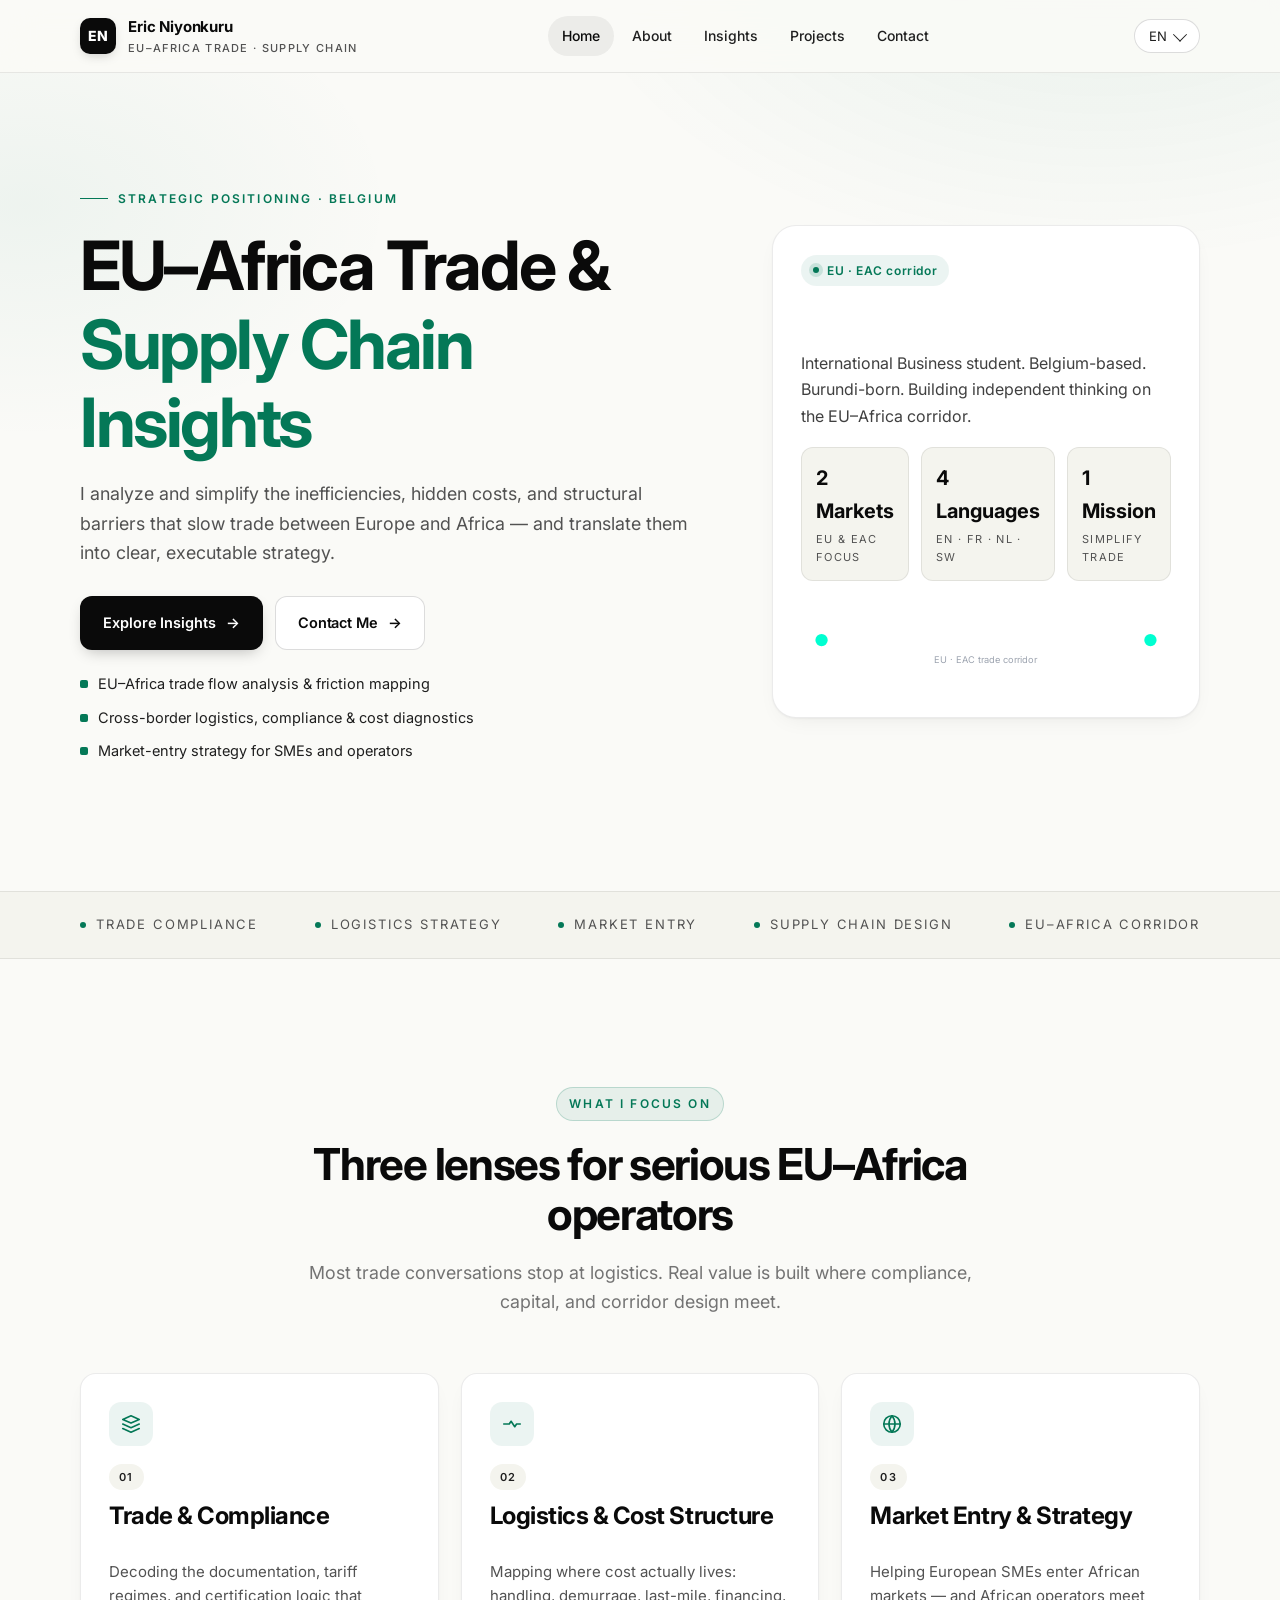
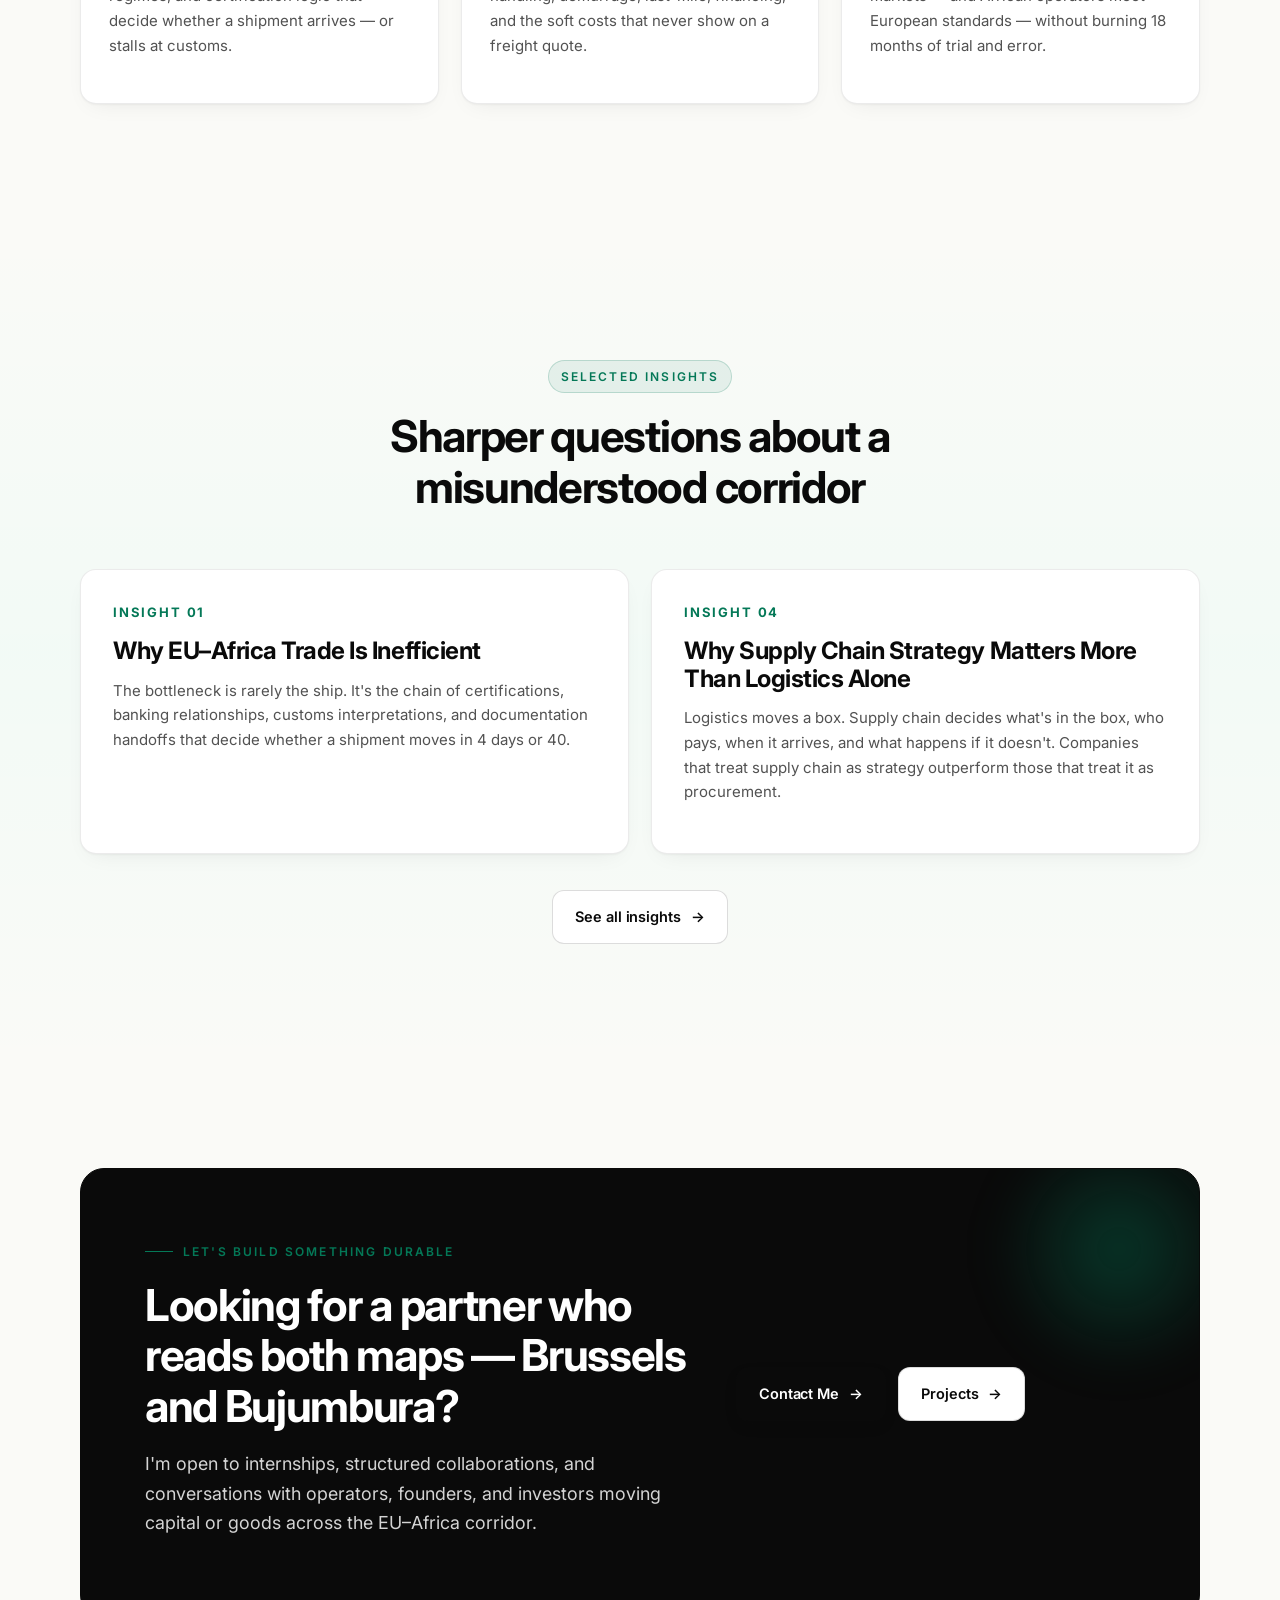
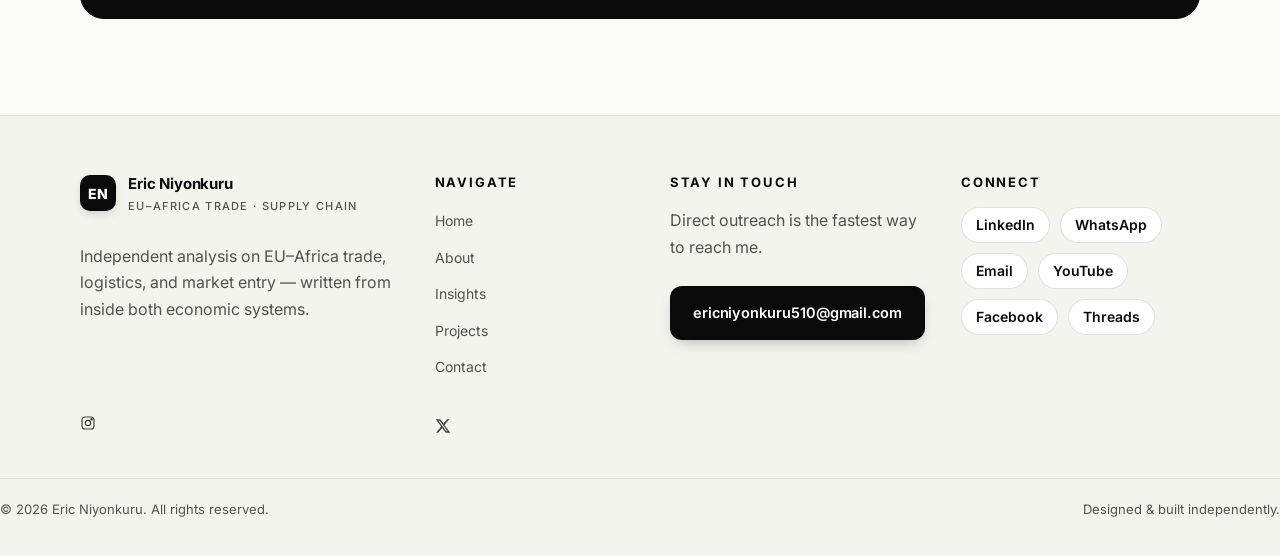
<file: index.html>
<!DOCTYPE html>
<html lang="en">
<head>
<meta charset="UTF-8" />
<meta name="viewport" content="width=device-width, initial-scale=1.0" />
<title>Eric Niyonkuru — EU–Africa Trade & Supply Chain Insights</title>
<meta name="description" content="Eric Niyonkuru analyzes and simplifies EU–Africa trade, logistics inefficiencies, supply-chain systems, and market-entry barriers. Independent strategy. Belgium-based." />
<meta name="theme-color" content="#0B1215" />
<link rel="preconnect" href="https://fonts.googleapis.com" />
<link rel="preconnect" href="https://fonts.gstatic.com" crossorigin />
<link href="https://fonts.googleapis.com/css2?family=Inter:wght@400;500;600;700;800&display=swap" rel="stylesheet" />
<link rel="stylesheet" href="style.css" />
</head>
<body>

<!-- ============== NAV ============== -->
<header class="nav">
  <div class="container nav-inner">
    <a class="brand" href="index.html">
      <span class="brand-mark">EN</span>
      <span class="brand-name">
        <span data-i18n="brand.name">Eric Niyonkuru</span>
        <small data-i18n="brand.role">EU–Africa Trade · Supply Chain</small>
      </span>
    </a>

    <nav>
      <ul class="nav-links">
        <li><a href="index.html" data-i18n="nav.home">Home</a></li>
        <li><a href="about.html" data-i18n="nav.about">About</a></li>
        <li><a href="insights.html" data-i18n="nav.insights">Insights</a></li>
        <li><a href="projects.html" data-i18n="nav.projects">Projects</a></li>
        <li><a href="contact.html" data-i18n="nav.contact">Contact</a></li>
      </ul>
    </nav>

    <div class="nav-right">
      <div class="lang-switcher">
        <button class="lang-button" aria-haspopup="true" aria-expanded="false" data-i18n-aria="lang.label">
          <span class="lang-current">EN</span>
          <span class="chev"></span>
        </button>
        <div class="lang-menu" role="menu">
          <button data-lang-option="en"><span data-i18n="lang.en">English</span></button>
          <button data-lang-option="fr"><span data-i18n="lang.fr">French</span></button>
          <button data-lang-option="nl"><span data-i18n="lang.nl">Dutch</span></button>
        
        </div>
      </div>
      
      <button class="nav-toggle" aria-label="Open menu"><span></span></button>
      
    </div>
  </div>

  <div class="mobile-menu">
    <ul>
      <li><a href="index.html" data-i18n="nav.home">Home</a></li>
      <li><a href="about.html" data-i18n="nav.about">About</a></li>
      <li><a href="insights.html" data-i18n="nav.insights">Insights</a></li>
      <li><a href="projects.html" data-i18n="nav.projects">Projects</a></li>
      <li><a href="contact.html" data-i18n="nav.contact">Contact</a></li>
    </ul>
    <div class="lang-row">
      <button data-lang-option="en">EN</button>
      <button data-lang-option="fr">FR</button>
      <button data-lang-option="nl">NL</button>
      
    </div>
  </div>
</header>

<!-- ============== HERO ============== -->
<section class="hero">
  <div class="container hero-grid">
    <div class="reveal">
      <div class="eyebrow" data-i18n="home.eyebrow">Strategic positioning · Belgium</div>
      <h1>
        <span data-i18n="home.title.a">EU–Africa Trade &</span><br />
        <span class="accent" data-i18n="home.title.b">Supply Chain Insights</span>
      </h1>
      <p class="lead" data-i18n="home.subtitle">
        I analyze and simplify the inefficiencies, hidden costs, and structural barriers that slow trade between Europe and Africa — and translate them into clear, executable strategy.
      </p>
      <div class="hero-cta">
        <a class="btn btn-primary" href="insights.html"><span data-i18n="home.cta.primary">Explore Insights</span><span class="arrow">→</span></a>
        <a class="btn btn-ghost" href="contact.html"><span data-i18n="home.cta.secondary">Contact Me</span><span class="arrow">→</span></a>
      </div>

      <ul class="hero-bullets">
        <li data-i18n="home.bullet1">EU–Africa trade flow analysis & friction mapping</li>
        <li data-i18n="home.bullet2">Cross-border logistics, compliance & cost diagnostics</li>
        <li data-i18n="home.bullet3">Market-entry strategy for SMEs and operators</li>
      </ul>
    </div>

    <aside class="hero-card reveal" data-delay="2">
      <div class="pill"><span class="pill-dot"></span> <span>EU · EAC corridor</span></div>
      <h3 style="color:#fff;">Eric Niyonkuru</h3>
      <p style="color:var(--body)">International Business student. Belgium-based. Burundi-born. Building independent thinking on the EU–Africa corridor.</p>

      <div class="metric-row">
        <div class="metric"><div class="num" data-i18n="home.metric1.num">2 Markets</div><div class="lbl" data-i18n="home.metric1.lbl">EU & EAC focus</div></div>
        <div class="metric"><div class="num" data-i18n="home.metric2.num">4 Languages</div><div class="lbl" data-i18n="home.metric2.lbl">EN · FR · NL · SW</div></div>
        <div class="metric"><div class="num" data-i18n="home.metric3.num">1 Mission</div><div class="lbl" data-i18n="home.metric3.lbl">Simplify trade</div></div>
      </div>

      <svg viewBox="0 0 360 80" style="margin-top:18px; width:100%; height:auto;" aria-hidden="true">
        <defs>
          <linearGradient id="line" x1="0" y1="0" x2="1" y2="0">
            <stop offset="0%" stop-color="#00FFD1" stop-opacity=".2"/>
            <stop offset="50%" stop-color="#00FFD1"/>
            <stop offset="100%" stop-color="#00FFD1" stop-opacity=".2"/>
          </linearGradient>
        </defs>
        <line x1="20" y1="40" x2="340" y2="40" stroke="url(#line)" stroke-width="1.5"/>
        <circle cx="20" cy="40" r="6" fill="#00FFD1"/>
        <circle cx="180" cy="40" r="4" fill="#fff" opacity=".6"/>
        <circle cx="340" cy="40" r="6" fill="#00FFD1"/>
        <text x="20" y="22" fill="#fff" font-size="10" font-family="Inter, sans-serif" font-weight="600">Brussels</text>
        <text x="340" y="22" fill="#fff" font-size="10" font-family="Inter, sans-serif" font-weight="600" text-anchor="end">Bujumbura</text>
        <text x="180" y="62" fill="#9CA3AF" font-size="9" font-family="Inter, sans-serif" text-anchor="middle">EU · EAC trade corridor</text>
      </svg>
    </aside>
  </div>
</section>

<!-- ============== STRIP ============== -->
<div class="strip">
  <div class="container strip-inner">
    <span data-i18n="strip.1">Trade Compliance</span>
    <span data-i18n="strip.2">Logistics Strategy</span>
    <span data-i18n="strip.3">Market Entry</span>
    <span data-i18n="strip.4">Supply Chain Design</span>
    <span data-i18n="strip.5">EU–Africa Corridor</span>
  </div>
</div>

<!-- ============== PILLARS ============== -->
<section class="section">
  <div class="container">
    <div class="section-head reveal">
      <div class="eyebrow" data-i18n="home.pillars.eyebrow">What I focus on</div>
      <h2 data-i18n="home.pillars.title">Three lenses for serious EU–Africa operators</h2>
      <p class="lead muted" style="margin: 0 auto" data-i18n="home.pillars.subtitle">
        Most trade conversations stop at logistics. Real value is built where compliance, capital, and corridor design meet.
      </p>
    </div>

    <div class="grid grid-3">
      <article class="card reveal" data-delay="1">
        <div class="icon">
          <svg viewBox="0 0 24 24" fill="none" stroke="currentColor" stroke-width="1.8" stroke-linecap="round" stroke-linejoin="round"><path d="M3 7l9-4 9 4-9 4-9-4z"/><path d="M3 12l9 4 9-4"/><path d="M3 17l9 4 9-4"/></svg>
        </div>
        <span class="tag">01</span>
        <h3 data-i18n="home.pillar1.title">Trade & Compliance</h3>
        <p data-i18n="home.pillar1.body">Decoding the documentation, tariff regimes, and certification logic that decide whether a shipment arrives — or stalls at customs.</p>
      </article>

      <article class="card reveal" data-delay="2">
        <div class="icon">
          <svg viewBox="0 0 24 24" fill="none" stroke="currentColor" stroke-width="1.8" stroke-linecap="round" stroke-linejoin="round"><path d="M3 12h6l2-3 4 6 2-3h4"/></svg>
        </div>
        <span class="tag">02</span>
        <h3 data-i18n="home.pillar2.title">Logistics & Cost Structure</h3>
        <p data-i18n="home.pillar2.body">Mapping where cost actually lives: handling, demurrage, last-mile, financing, and the soft costs that never show on a freight quote.</p>
      </article>

      <article class="card reveal" data-delay="3">
        <div class="icon">
          <svg viewBox="0 0 24 24" fill="none" stroke="currentColor" stroke-width="1.8" stroke-linecap="round" stroke-linejoin="round"><circle cx="12" cy="12" r="9"/><path d="M3 12h18M12 3a14 14 0 010 18M12 3a14 14 0 000 18"/></svg>
        </div>
        <span class="tag">03</span>
        <h3 data-i18n="home.pillar3.title">Market Entry & Strategy</h3>
        <p data-i18n="home.pillar3.body">Helping European SMEs enter African markets — and African operators meet European standards — without burning 18 months of trial and error.</p>
      </article>
    </div>
  </div>
</section>

<!-- ============== FEATURED INSIGHTS ============== -->
<section class="section" style="background: linear-gradient(180deg, transparent, rgba(0,255,209,.03), transparent);">
  <div class="container">
    <div class="section-head reveal">
      <div class="eyebrow" data-i18n="home.featured.eyebrow">Selected insights</div>
      <h2 data-i18n="home.featured.title">Sharper questions about a misunderstood corridor</h2>
    </div>

    <div class="grid grid-2">
      <article class="insight-card reveal">
        <span class="num" data-i18n="insight1.num">Insight 01</span>
        <h3 data-i18n="insight1.title">Why EU–Africa Trade Is Inefficient</h3>
        <p class="summary" data-i18n="insight1.summary">The bottleneck is rarely the ship. It's the chain of certifications, banking relationships, customs interpretations, and documentation handoffs that decide whether a shipment moves in 4 days or 40.</p>
      </article>
      <article class="insight-card reveal" data-delay="1">
        <span class="num" data-i18n="insight4.num">Insight 04</span>
        <h3 data-i18n="insight4.title">Why Supply Chain Strategy Matters More Than Logistics Alone</h3>
        <p class="summary" data-i18n="insight4.summary">Logistics moves a box. Supply chain decides what's in the box, who pays, when it arrives, and what happens if it doesn't.</p>
      </article>
    </div>

    <div style="text-align:center; margin-top: 36px;" class="reveal">
      <a class="btn btn-ghost" href="insights.html"><span data-i18n="home.featured.cta">See all insights</span><span class="arrow">→</span></a>
    </div>
  </div>
</section>

<!-- ============== CTA ============== -->
<section class="section-tight">
  <div class="container">
    <div class="cta-banner reveal">
      <div>
        <div class="eyebrow" data-i18n="home.cta.eyebrow">Let's build something durable</div>
        <h2 data-i18n="home.cta.title">Looking for a partner who reads both maps — Brussels and Bujumbura?</h2>
        <p class="lead" data-i18n="home.cta.body">I'm open to internships, structured collaborations, and conversations with operators, founders, and investors moving capital or goods across the EU–Africa corridor.</p>
      </div>
      <div style="display:flex; gap:12px; flex-wrap: wrap;">
        <a class="btn btn-primary" href="contact.html"><span data-i18n="home.cta.secondary">Contact Me</span><span class="arrow">→</span></a>
        <a class="btn btn-ghost" href="projects.html"><span data-i18n="nav.projects">Projects</span><span class="arrow">→</span></a>
      </div>
    </div>
  </div>
</section>

<!-- ============== FOOTER ============== -->
<footer class="footer">
  <div class="container">
    <div class="footer-grid">
      <div>
        <a class="brand" href="index.html" style="margin-bottom:14px;">
          <span class="brand-mark">EN</span>
          <span class="brand-name">
            <span data-i18n="brand.name">Eric Niyonkuru</span>
            <small data-i18n="brand.role">EU–Africa Trade · Supply Chain</small>
          </span>
        </a>
        <p class="muted" style="margin-top:14px; max-width: 36ch;" data-i18n="footer.tagline">Independent analysis on EU–Africa trade, logistics, and market entry — written from inside both economic systems.</p>
      </div>

      <div>
        <h5 data-i18n="footer.nav">Navigate</h5>
        <ul>
          <li><a href="index.html" data-i18n="nav.home">Home</a></li>
          <li><a href="about.html" data-i18n="nav.about">About</a></li>
          <li><a href="insights.html" data-i18n="nav.insights">Insights</a></li>
          <li><a href="projects.html" data-i18n="nav.projects">Projects</a></li>
          <li><a href="contact.html" data-i18n="nav.contact">Contact</a></li>
        </ul>
      </div>

      <div>
        <h5 data-i18n="footer.subscribe">Stay in touch</h5>
        <p class="muted" data-i18n="footer.subscribe.body">Direct outreach is the fastest way to reach me.</p>
        <a class="btn btn-primary" href="mailto:ericniyonkuru510@gmail.com" style="margin-top:10px;">ericniyonkuru510@gmail.com</a>
      </div>

    <div>
  <h5>Connect</h5>
  <div class="socials">
    <a href="https://www.linkedin.com/in/niyonkuru-eric" target="_blank" rel="noopener">LinkedIn</a>
    <a href="https://wa.me/32497658059?text=Hello%20Eric,%20I%20found%20your%20website%20and%20I%20want%20to%20connect." target="_blank" rel="noopener">WhatsApp</a>
    <a href="mailto:ericniyonkuru510@gmail.com">Email</a>
    <a href="https://www.youtube.com/@theemnpodcast" target="_blank" rel="noopener">YouTube</a>
    <a href="https://www.facebook.com/profile.php?id=100008423658883" target="_blank" rel="noopener">Facebook</a>
    <a href="https://www.threads.com/@eric_marsniyo?xmt=AQF0XPjvdAU9OXrbRMa7OcmlvyBIpLLCgZfN5Nnwdsi0xas" target="_blank" rel="noopener">Threads</a>
  </div>
</div>
            <svg viewBox="0 0 24 24" fill="none" stroke="currentColor" stroke-width="1.8"><rect x="3" y="3" width="18" height="18" rx="5"/><circle cx="12" cy="12" r="4"/><circle cx="17.5" cy="6.5" r="1" fill="currentColor"/></svg>
          </a>
          <a href="https://x.com/" target="_blank" rel="noopener" aria-label="X / Twitter">
            <svg viewBox="0 0 24 24" fill="currentColor"><path d="M18.244 2H21.5l-7.43 8.49L23 22h-6.83l-5.35-7-6.12 7H1.45l7.95-9.08L1 2h7l4.84 6.4L18.24 2zm-1.2 18h1.86L7.05 4H5.1l11.94 16z"/></svg>
          </a>
        </div>
      </div>
    </div>

    <div class="footer-base">
      <span data-i18n="footer.copyright">© 2026 Eric Niyonkuru. All rights reserved.</span>
      <span data-i18n="footer.built">Designed & built independently.</span>
    </div>
  </div>
</footer>

<script src="script.js"></script>
</body>
</html>
</file>
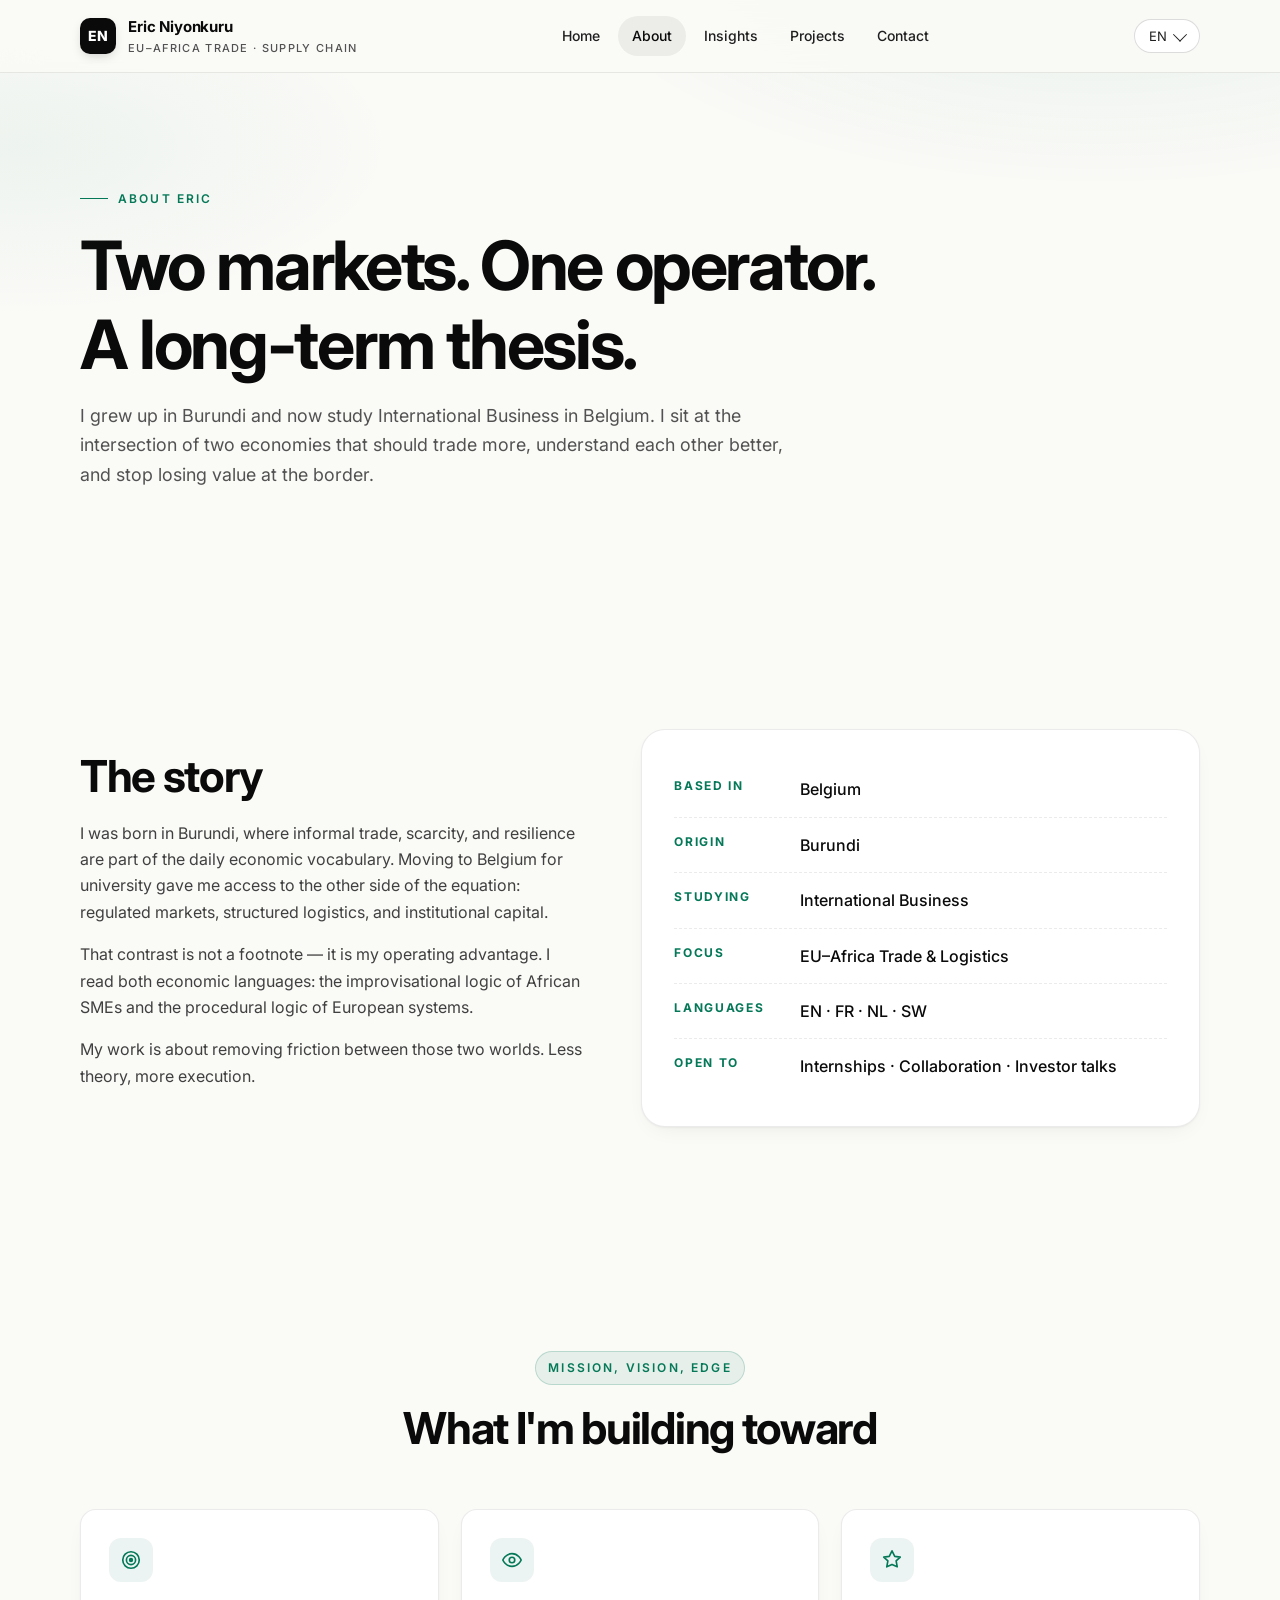
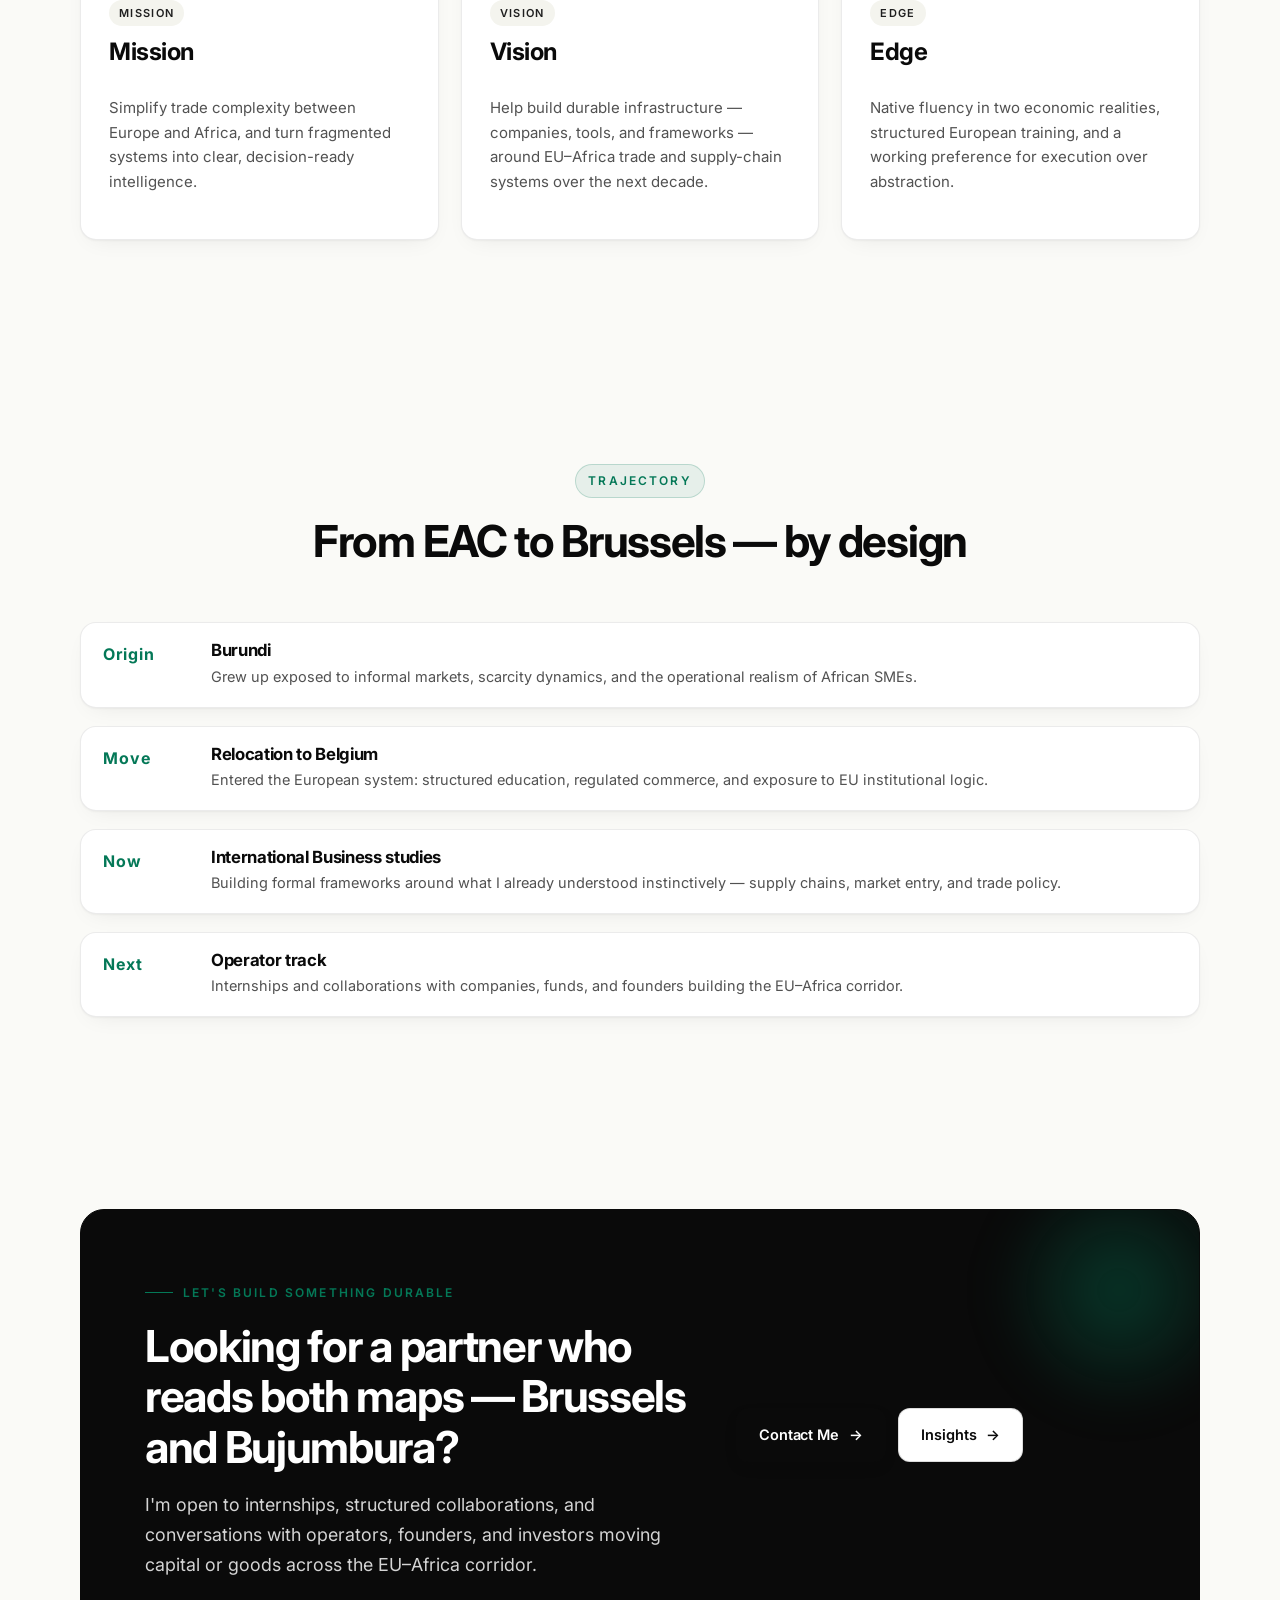
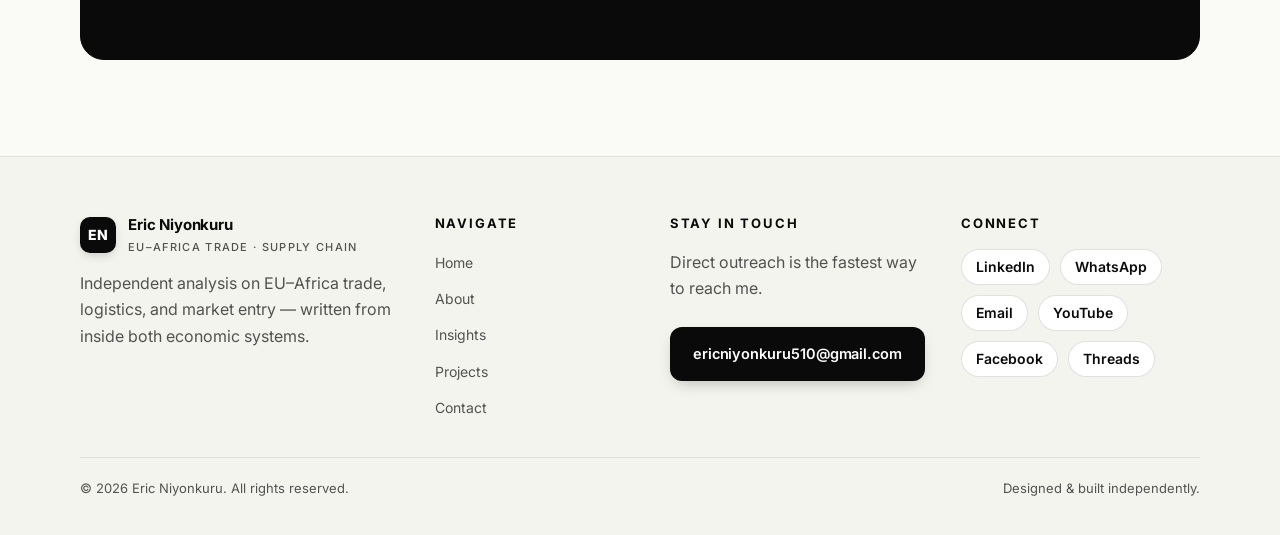
<file: about.html>
<!DOCTYPE html>
<html lang="en">
<head>
<meta charset="UTF-8" />
<meta name="viewport" content="width=device-width, initial-scale=1.0" />
<title>About Eric Niyonkuru — East Africa to Belgium, EU–Africa Operator Track</title>
<meta name="description" content="Eric Niyonkuru's background: born in Burundi, studying International Business in Belgium, building expertise in EU–Africa trade, supply chain, and market entry." />
<meta name="theme-color" content="#0B1215" />
<link rel="preconnect" href="https://fonts.googleapis.com" />
<link rel="preconnect" href="https://fonts.gstatic.com" crossorigin />
<link href="https://fonts.googleapis.com/css2?family=Inter:wght@400;500;600;700;800&display=swap" rel="stylesheet" />
<link rel="stylesheet" href="style.css" />
</head>
<body>

<header class="nav">
  <div class="container nav-inner">
    <a class="brand" href="index.html">
      <span class="brand-mark">EN</span>
      <span class="brand-name">
        <span data-i18n="brand.name">Eric Niyonkuru</span>
        <small data-i18n="brand.role">EU–Africa Trade · Supply Chain</small>
      </span>
    </a>
    <nav>
      <ul class="nav-links">
        <li><a href="index.html" data-i18n="nav.home">Home</a></li>
        <li><a href="about.html" data-i18n="nav.about">About</a></li>
        <li><a href="insights.html" data-i18n="nav.insights">Insights</a></li>
        <li><a href="projects.html" data-i18n="nav.projects">Projects</a></li>
        <li><a href="contact.html" data-i18n="nav.contact">Contact</a></li>
      </ul>
    </nav>
    <div class="nav-right">
      <div class="lang-switcher">
        <button class="lang-button" aria-haspopup="true" aria-expanded="false" data-i18n-aria="lang.label">
          <span class="lang-current">EN</span><span class="chev"></span>
        </button>
        <div class="lang-menu" role="menu">
          <button data-lang-option="en"><span data-i18n="lang.en">English</span></button>
          <button data-lang-option="fr"><span data-i18n="lang.fr">French</span></button>
          <button data-lang-option="nl"><span data-i18n="lang.nl">Dutch</span></button>
         
        </div>
      </div>
      
      <button class="nav-toggle" aria-label="Open menu"><span></span></button>
      
    </div>
  </div>
  <div class="mobile-menu">
    <ul>
      <li><a href="index.html" data-i18n="nav.home">Home</a></li>
      <li><a href="about.html" data-i18n="nav.about">About</a></li>
      <li><a href="insights.html" data-i18n="nav.insights">Insights</a></li>
      <li><a href="projects.html" data-i18n="nav.projects">Projects</a></li>
      <li><a href="contact.html" data-i18n="nav.contact">Contact</a></li>
    </ul>
    <div class="lang-row">
      <button data-lang-option="en">EN</button>
      <button data-lang-option="fr">FR</button>
      <button data-lang-option="nl">NL</button>
      
    </div>
  </div>
</header>

<!-- HERO -->
<section class="hero">
  <div class="container">
    <div class="reveal" style="max-width: 820px;">
      <div class="eyebrow" data-i18n="about.eyebrow">About Eric</div>
      <h1 data-i18n="about.title">Two markets. One operator. A long-term thesis.</h1>
      <p class="lead" data-i18n="about.lead">I grew up in Burundi and now study International Business in Belgium. I sit at the intersection of two economies that should trade more, understand each other better, and stop losing value at the border.</p>
    </div>
  </div>
</section>

<!-- BIO + PROFILE -->
<section class="section-tight">
  <div class="container">
    <div class="about-grid">
      <div class="reveal">
        <h2 data-i18n="about.bio.h">The story</h2>
        <p data-i18n="about.bio.p1">I was born in Burundi, where informal trade, scarcity, and resilience are part of the daily economic vocabulary. Moving to Belgium for university gave me access to the other side of the equation: regulated markets, structured logistics, and institutional capital.</p>
        <p data-i18n="about.bio.p2">That contrast is not a footnote — it is my operating advantage. I read both economic languages: the improvisational logic of African SMEs and the procedural logic of European systems.</p>
        <p data-i18n="about.bio.p3">My work is about removing friction between those two worlds. Less theory, more execution.</p>
      </div>

      <aside class="profile-stack reveal" data-delay="1">
        <div class="row"><span class="k" data-i18n="about.profile.label1">Based in</span><span class="v" data-i18n="about.profile.value1">Belgium</span></div>
        <div class="row"><span class="k" data-i18n="about.profile.label2">Origin</span><span class="v" data-i18n="about.profile.value2">Burundi</span></div>
        <div class="row"><span class="k" data-i18n="about.profile.label3">Studying</span><span class="v" data-i18n="about.profile.value3">International Business</span></div>
        <div class="row"><span class="k" data-i18n="about.profile.label4">Focus</span><span class="v" data-i18n="about.profile.value4">EU–Africa Trade & Logistics</span></div>
        <div class="row"><span class="k" data-i18n="about.profile.label5">Languages</span><span class="v" data-i18n="about.profile.value5">EN · FR · NL · SW</span></div>
        <div class="row"><span class="k" data-i18n="about.profile.label6">Open to</span><span class="v" data-i18n="about.profile.value6">Internships · Collaboration · Investor talks</span></div>
      </aside>
    </div>
  </div>
</section>

<!-- MISSION / VISION / EDGE -->
<section class="section">
  <div class="container">
    <div class="section-head reveal">
      <div class="eyebrow" data-i18n="about.mvv.eyebrow">Mission, Vision, Edge</div>
      <h2 data-i18n="about.mvv.title">What I'm building toward</h2>
    </div>

    <div class="grid grid-3">
      <article class="card reveal">
        <div class="icon">
          <svg viewBox="0 0 24 24" fill="none" stroke="currentColor" stroke-width="1.8" stroke-linecap="round" stroke-linejoin="round"><circle cx="12" cy="12" r="9"/><circle cx="12" cy="12" r="5"/><circle cx="12" cy="12" r="1.5" fill="currentColor"/></svg>
        </div>
        <span class="tag" data-i18n="about.mission.t">Mission</span>
        <h3 data-i18n="about.mission.t">Mission</h3>
        <p data-i18n="about.mission.b">Simplify trade complexity between Europe and Africa, and turn fragmented systems into clear, decision-ready intelligence.</p>
      </article>

      <article class="card reveal" data-delay="1">
        <div class="icon">
          <svg viewBox="0 0 24 24" fill="none" stroke="currentColor" stroke-width="1.8" stroke-linecap="round" stroke-linejoin="round"><path d="M2 12s3-7 10-7 10 7 10 7-3 7-10 7S2 12 2 12z"/><circle cx="12" cy="12" r="3"/></svg>
        </div>
        <span class="tag" data-i18n="about.vision.t">Vision</span>
        <h3 data-i18n="about.vision.t">Vision</h3>
        <p data-i18n="about.vision.b">Help build durable infrastructure — companies, tools, and frameworks — around EU–Africa trade and supply-chain systems over the next decade.</p>
      </article>

      <article class="card reveal" data-delay="2">
        <div class="icon">
          <svg viewBox="0 0 24 24" fill="none" stroke="currentColor" stroke-width="1.8" stroke-linecap="round" stroke-linejoin="round"><path d="M12 2l3 6 6 .8-4.5 4.2 1.2 6.4L12 16.8 6.3 19.4l1.2-6.4L3 8.8 9 8z"/></svg>
        </div>
        <span class="tag" data-i18n="about.edge.t">Edge</span>
        <h3 data-i18n="about.edge.t">Edge</h3>
        <p data-i18n="about.edge.b">Native fluency in two economic realities, structured European training, and a working preference for execution over abstraction.</p>
      </article>
    </div>
  </div>
</section>

<!-- TIMELINE -->
<section class="section-tight">
  <div class="container">
    <div class="section-head reveal">
      <div class="eyebrow" data-i18n="about.timeline.eyebrow">Trajectory</div>
      <h2 data-i18n="about.timeline.title">From Bujumbura to Brussels — by design</h2>
    </div>

    <div class="timeline">
      <div class="timeline-item reveal">
        <div class="timeline-year" data-i18n="about.t1.year">Origin</div>
        <div>
          <h4 data-i18n="about.t1.title">Burundi</h4>
          <p data-i18n="about.t1.body">Grew up exposed to informal markets, scarcity dynamics, and the operational realism of African SMEs.</p>
        </div>
      </div>
      <div class="timeline-item reveal" data-delay="1">
        <div class="timeline-year" data-i18n="about.t2.year">Move</div>
        <div>
          <h4 data-i18n="about.t2.title">Relocation to Belgium</h4>
          <p data-i18n="about.t2.body">Entered the European system: structured education, regulated commerce, and exposure to EU institutional logic.</p>
        </div>
      </div>
      <div class="timeline-item reveal" data-delay="2">
        <div class="timeline-year" data-i18n="about.t3.year">Now</div>
        <div>
          <h4 data-i18n="about.t3.title">International Business studies</h4>
          <p data-i18n="about.t3.body">Building formal frameworks around what I already understood instinctively — supply chains, market entry, and trade policy.</p>
        </div>
      </div>
      <div class="timeline-item reveal" data-delay="3">
        <div class="timeline-year" data-i18n="about.t4.year">Next</div>
        <div>
          <h4 data-i18n="about.t4.title">Operator track</h4>
          <p data-i18n="about.t4.body">Internships and collaborations with companies, funds, and founders building the EU–Africa corridor.</p>
        </div>
      </div>
    </div>
  </div>
</section>

<!-- CTA -->
<section class="section-tight">
  <div class="container">
    <div class="cta-banner reveal">
      <div>
        <div class="eyebrow" data-i18n="home.cta.eyebrow">Let's build something durable</div>
        <h2 data-i18n="home.cta.title">Looking for a partner who reads both maps — Brussels and Bujumbura?</h2>
        <p class="lead" data-i18n="home.cta.body">I'm open to internships, structured collaborations, and conversations with operators, founders, and investors moving capital or goods across the EU–Africa corridor.</p>
      </div>
      <div style="display:flex; gap:12px; flex-wrap: wrap;">
        <a class="btn btn-primary" href="contact.html"><span data-i18n="home.cta.secondary">Contact Me</span><span class="arrow">→</span></a>
        <a class="btn btn-ghost" href="insights.html"><span data-i18n="nav.insights">Insights</span><span class="arrow">→</span></a>
      </div>
    </div>
  </div>
</section>

<!-- FOOTER -->
<footer class="footer">
  <div class="container">
    <div class="footer-grid">
      <div>
        <a class="brand" href="index.html">
          <span class="brand-mark">EN</span>
          <span class="brand-name">
            <span data-i18n="brand.name">Eric Niyonkuru</span>
            <small data-i18n="brand.role">EU–Africa Trade · Supply Chain</small>
          </span>
        </a>
        <p class="muted" style="margin-top:14px; max-width:36ch;" data-i18n="footer.tagline">Independent analysis on EU–Africa trade, logistics, and market entry — written from inside both economic systems.</p>
      </div>
      <div>
        <h5 data-i18n="footer.nav">Navigate</h5>
        <ul>
          <li><a href="index.html" data-i18n="nav.home">Home</a></li>
          <li><a href="about.html" data-i18n="nav.about">About</a></li>
          <li><a href="insights.html" data-i18n="nav.insights">Insights</a></li>
          <li><a href="projects.html" data-i18n="nav.projects">Projects</a></li>
          <li><a href="contact.html" data-i18n="nav.contact">Contact</a></li>
        </ul>
      </div>
      <div>
        <h5 data-i18n="footer.subscribe">Stay in touch</h5>
        <p class="muted" data-i18n="footer.subscribe.body">Direct outreach is the fastest way to reach me.</p>
        <a class="btn btn-primary" href="mailto:ericniyonkuru510@gmail.com" style="margin-top:10px;">ericniyonkuru510@gmail.com</a>
      </div>
      <div>
       <div>
  <h5>Connect</h5>
 <div class="socials">
  <a href="https://www.linkedin.com/in/niyonkuru-eric" target="_blank" rel="noopener">LinkedIn</a>
  <a href="https://wa.me/32497658059?text=Hello%20Eric,%20I%20found%20your%20website%20and%20I%20want%20to%20connect." target="_blank" rel="noopener">WhatsApp</a>
  <a href="mailto:ericniyonkuru510@gmail.com">Email</a>
  <a href="https://www.youtube.com/@theemnpodcast" target="_blank" rel="noopener">YouTube</a>
  <a href="https://www.facebook.com/profile.php?id=100008423658883" target="_blank" rel="noopener">Facebook</a>
  <a href="https://www.threads.com/@eric_marsniyo?xmt=AQF0XPjvdAU9OXrbRMa7OcmlvyBIpLLCgZfN5Nnwdsi0xas" target="_blank" rel="noopener">Threads</a>
</div>
</div>
      </div>
    </div>
    <div class="footer-base">
      <span data-i18n="footer.copyright">© 2026 Eric Niyonkuru. All rights reserved.</span>
      <span data-i18n="footer.built">Designed & built independently.</span>
    </div>
  </div>
</footer>

<script src="script.js"></script>
</body>
</html>
</file>
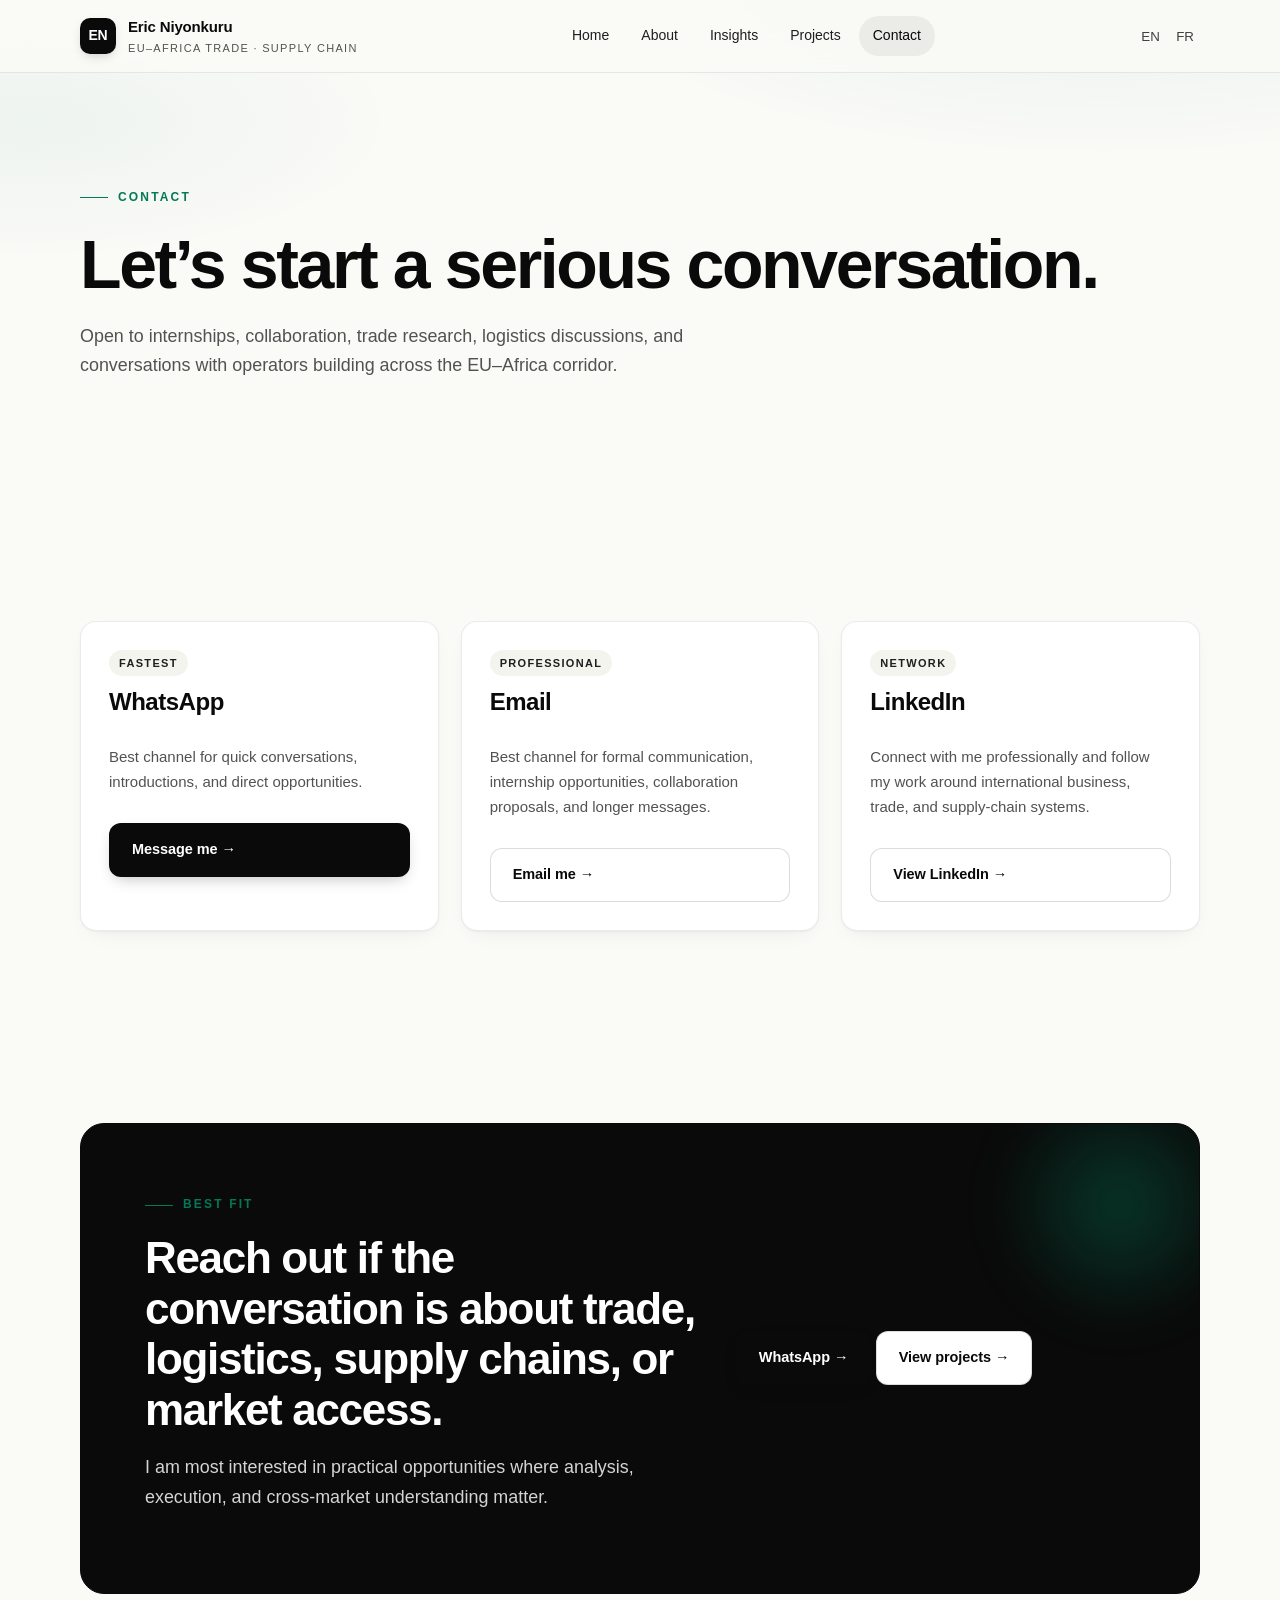
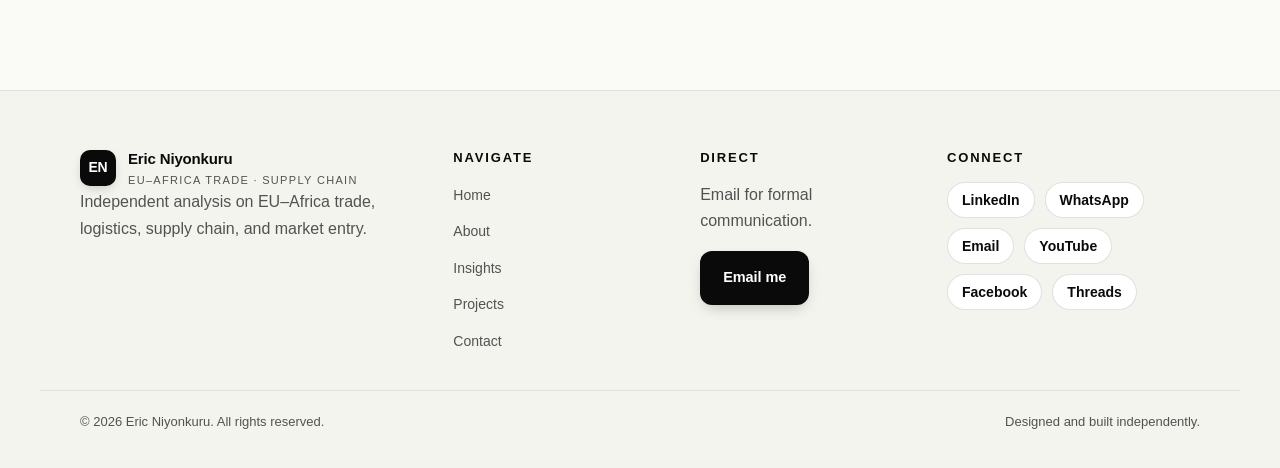
<file: contact.html>
<!DOCTYPE html>
<html lang="en">
<head>
  <meta charset="UTF-8" />
  <meta name="viewport" content="width=device-width, initial-scale=1.0" />

  <title>Contact | Eric Niyonkuru</title>
  <meta name="description" content="Contact Eric Niyonkuru for internships, collaboration, EU–Africa trade discussions, logistics, supply chain, and market-entry opportunities." />
  <meta name="theme-color" content="#FDF8F0" />

  <link rel="stylesheet" href="style.css" />
</head>

<body>

<header class="nav">
  <div class="container nav-inner">
    <a class="brand" href="index.html">
      <span class="brand-mark">EN</span>
      <span class="brand-name">
        <span>Eric Niyonkuru</span>
        <small>EU–Africa Trade · Supply Chain</small>
      </span>
    </a>

    <nav class="desktop-nav">
      <ul class="nav-links">
        <li><a href="index.html">Home</a></li>
        <li><a href="about.html">About</a></li>
        <li><a href="insights.html">Insights</a></li>
        <li><a href="projects.html">Projects</a></li>
        <li><a class="active" href="contact.html">Contact</a></li>
      </ul>
    </nav>

    <div class="nav-right">
      <div class="lang-row">
        <button data-lang-option="en">EN</button>
        <button data-lang-option="fr">FR</button>
      </div>
    </div>
  </div>
</header>

<main>

  <section class="hero">
    <div class="container">
      <div class="hero-content">
        <div class="eyebrow">Contact</div>
        <h1>Let’s start a serious conversation.</h1>
        <p class="lead">
          Open to internships, collaboration, trade research, logistics discussions, and conversations with operators building across the EU–Africa corridor.
        </p>
      </div>
    </div>
  </section>

  <section class="section-tight">
    <div class="container">
      <div class="grid grid-3">

        <article class="card">
          <span class="tag">Fastest</span>
          <h3>WhatsApp</h3>
          <p>
            Best channel for quick conversations, introductions, and direct opportunities.
          </p>
          <a class="btn btn-primary" href="https://wa.me/32497658059?text=Hello%20Eric,%20I%20found%20your%20website%20and%20I%20would%20like%20to%20connect." target="_blank" rel="noopener">
            Message me →
          </a>
        </article>

        <article class="card">
          <span class="tag">Professional</span>
          <h3>Email</h3>
          <p>
            Best channel for formal communication, internship opportunities, collaboration proposals, and longer messages.
          </p>
          <a class="btn btn-ghost" href="mailto:ericniyonkuru510@gmail.com">
            Email me →
          </a>
        </article>

        <article class="card">
          <span class="tag">Network</span>
          <h3>LinkedIn</h3>
          <p>
            Connect with me professionally and follow my work around international business, trade, and supply-chain systems.
          </p>
          <a class="btn btn-ghost" href="https://www.linkedin.com/in/niyonkuru-eric" target="_blank" rel="noopener">
            View LinkedIn →
          </a>
        </article>

      </div>
    </div>
  </section>

  <section class="section-tight">
    <div class="container">
      <div class="cta-banner">
        <div>
          <div class="eyebrow">Best fit</div>
          <h2>Reach out if the conversation is about trade, logistics, supply chains, or market access.</h2>
          <p class="lead">
            I am most interested in practical opportunities where analysis, execution, and cross-market understanding matter.
          </p>
        </div>

        <div class="cta-actions">
          <a class="btn btn-primary" href="https://wa.me/32497658059?text=Hello%20Eric,%20I%20found%20your%20website%20and%20I%20would%20like%20to%20connect." target="_blank" rel="noopener">
            WhatsApp →
          </a>
          <a class="btn btn-ghost" href="projects.html">
            View projects →
          </a>
        </div>
      </div>
    </div>
  </section>

</main>

<footer class="footer">
  <div class="container footer-grid">

    <div>
      <a class="brand" href="index.html">
        <span class="brand-mark">EN</span>
        <span class="brand-name">
          <span>Eric Niyonkuru</span>
          <small>EU–Africa Trade · Supply Chain</small>
        </span>
      </a>
      <p class="muted">
        Independent analysis on EU–Africa trade, logistics, supply chain, and market entry.
      </p>
    </div>

    <div>
      <h5>Navigate</h5>
      <ul>
        <li><a href="index.html">Home</a></li>
        <li><a href="about.html">About</a></li>
        <li><a href="insights.html">Insights</a></li>
        <li><a href="projects.html">Projects</a></li>
        <li><a href="contact.html">Contact</a></li>
      </ul>
    </div>

    <div>
      <h5>Direct</h5>
      <p class="muted">Email for formal communication.</p>
      <a class="btn btn-primary" href="mailto:ericniyonkuru510@gmail.com">
        Email me
      </a>
    </div>

    <div>
      <h5>Connect</h5>
      <div class="socials">
        <a href="https://www.linkedin.com/in/niyonkuru-eric" target="_blank" rel="noopener">LinkedIn</a>
        <a href="https://wa.me/32497658059?text=Hello%20Eric,%20I%20found%20your%20website%20and%20I%20want%20to%20connect." target="_blank" rel="noopener">WhatsApp</a>
        <a href="mailto:ericniyonkuru510@gmail.com">Email</a>
        <a href="https://www.youtube.com/@theemnpodcast" target="_blank" rel="noopener">YouTube</a>
        <a href="https://www.facebook.com/profile.php?id=100008423658883" target="_blank" rel="noopener">Facebook</a>
        <a href="https://www.threads.com/@eric_marsniyo?xmt=AQF0XPjvdAU9OXrbRMa7OcmlvyBIpLLCgZfN5Nnwdsi0xas" target="_blank" rel="noopener">Threads</a>
      </div>
    </div>

  </div>

  <div class="container footer-base">
    <span>© 2026 Eric Niyonkuru. All rights reserved.</span>
    <span>Designed and built independently.</span>
  </div>
</footer>

<script src="script.js"></script>
</body>
</html>
</file>
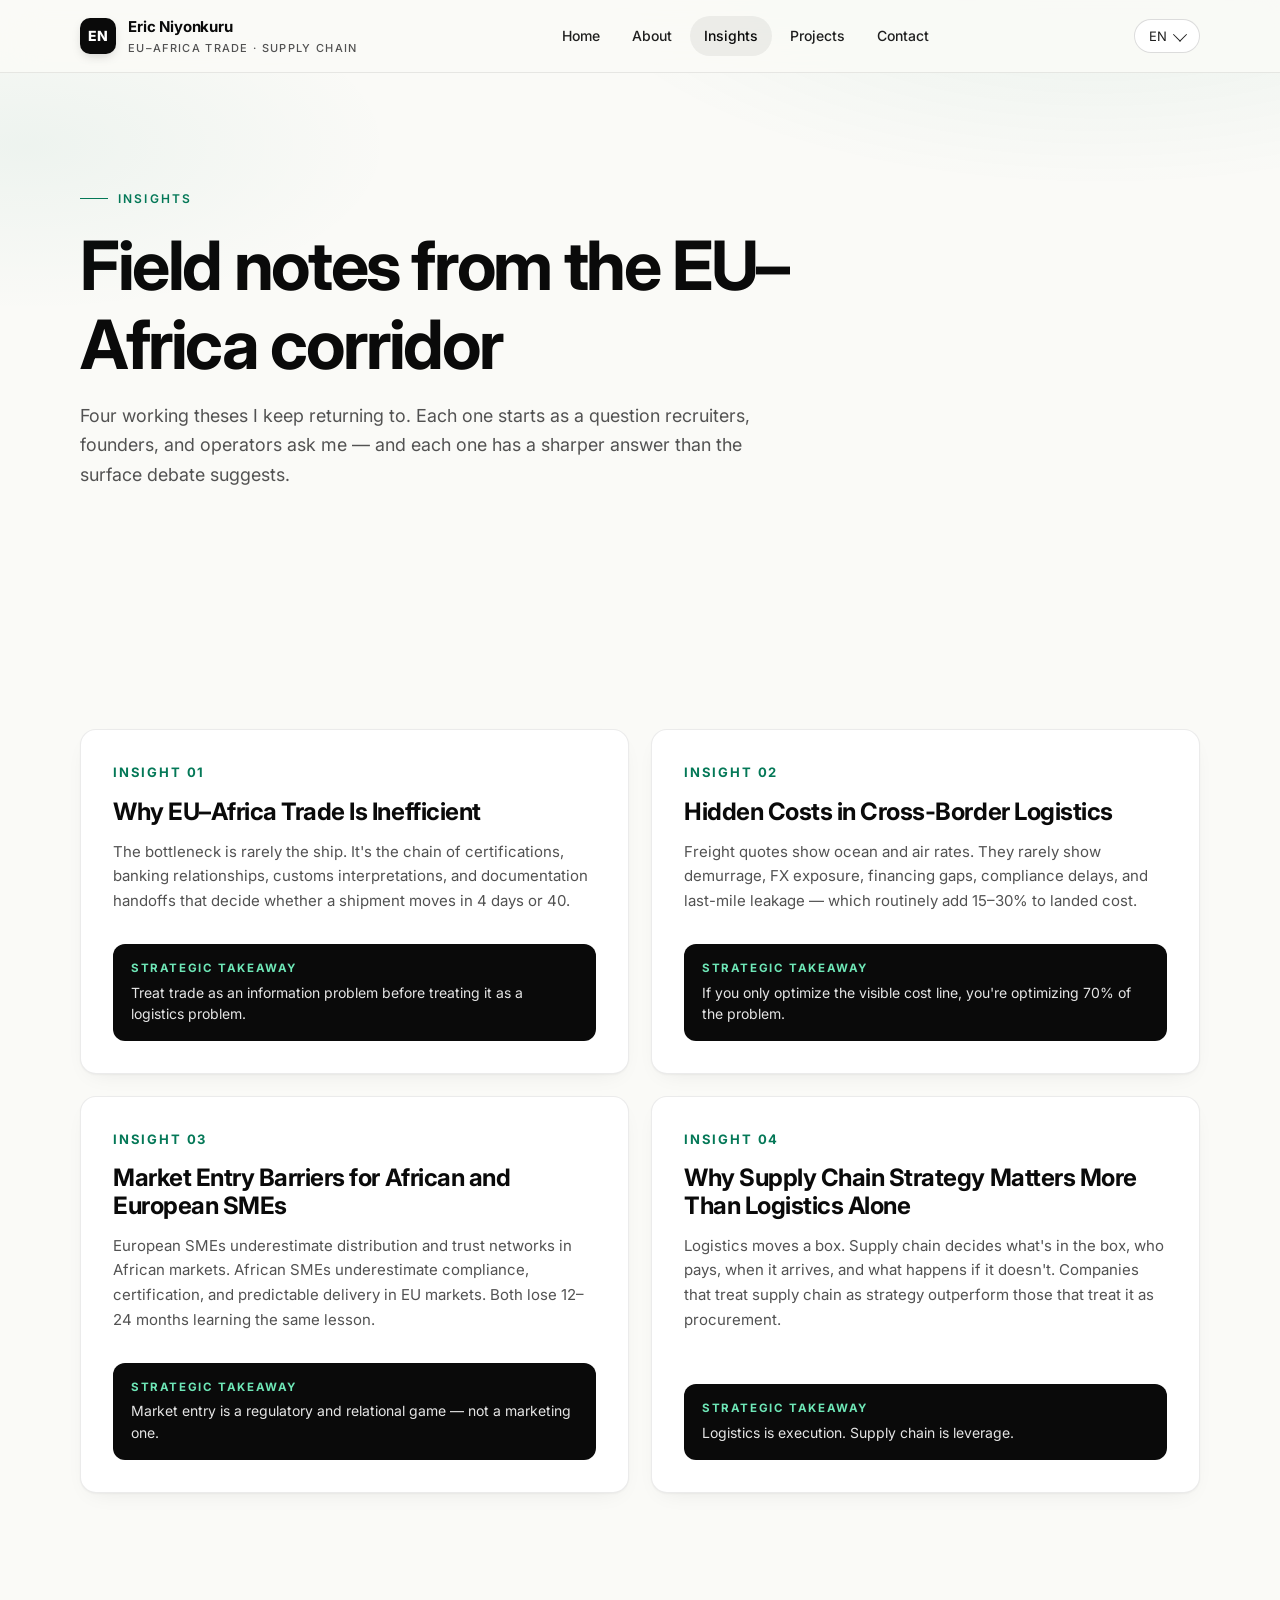
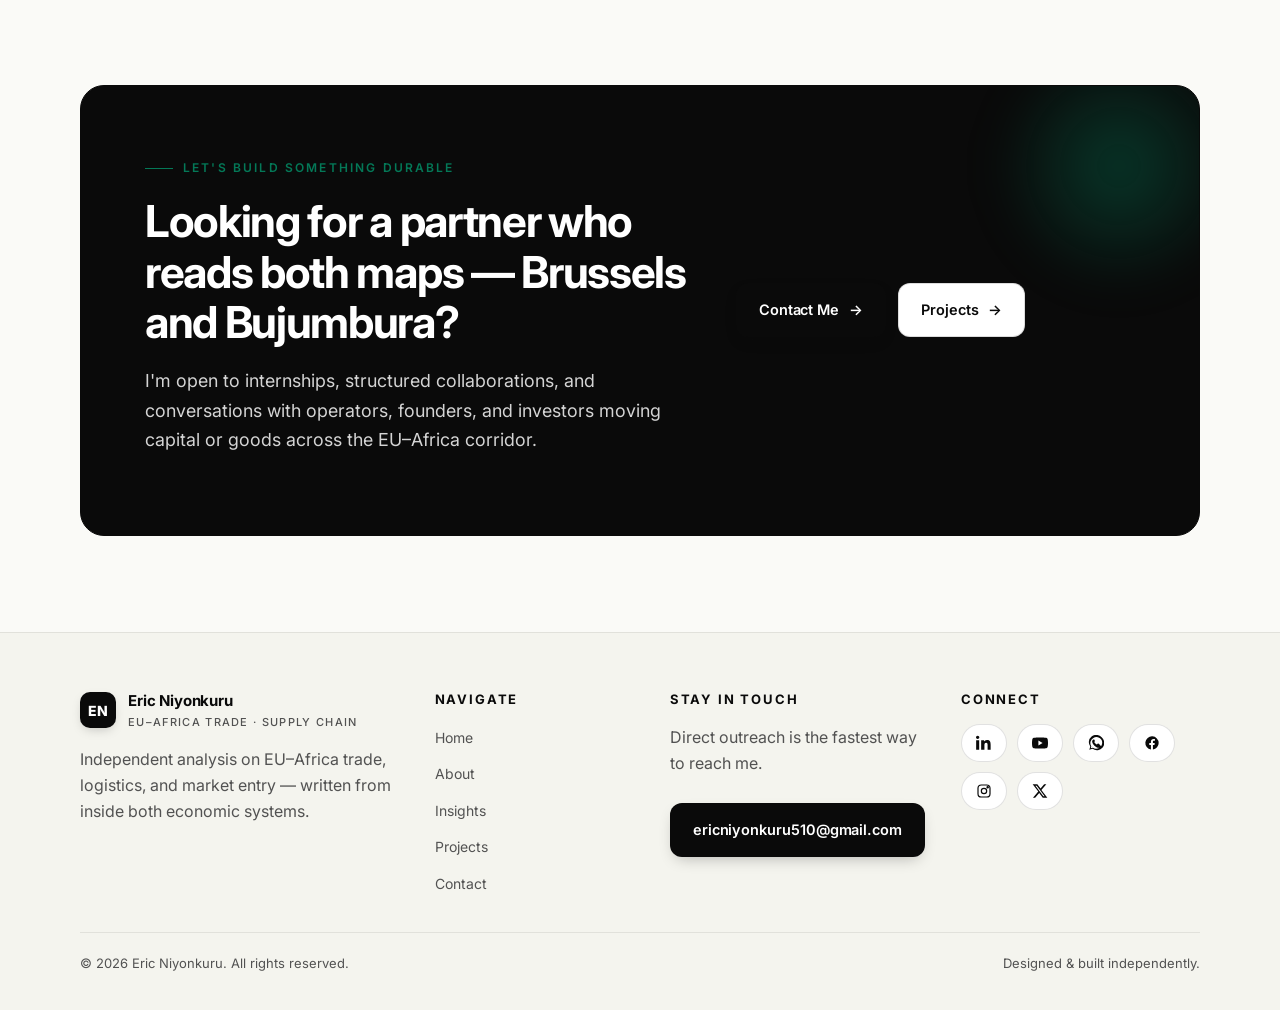
<file: insights.html>
<!DOCTYPE html>
<html lang="en">
<head>
<meta charset="UTF-8" />
<meta name="viewport" content="width=device-width, initial-scale=1.0" />
<title>Insights — EU–Africa Trade, Logistics & Market Entry</title>
<meta name="description" content="Strategic insights on EU–Africa trade inefficiencies, hidden logistics costs, market-entry barriers, and why supply chain strategy beats logistics alone." />
<meta name="theme-color" content="#0B1215" />
<link rel="preconnect" href="https://fonts.googleapis.com" />
<link rel="preconnect" href="https://fonts.gstatic.com" crossorigin />
<link href="https://fonts.googleapis.com/css2?family=Inter:wght@400;500;600;700;800&display=swap" rel="stylesheet" />
<link rel="stylesheet" href="style.css" />
</head>
<body>

<header class="nav">
  <div class="container nav-inner">
    <a class="brand" href="index.html">
      <span class="brand-mark">EN</span>
      <span class="brand-name">
        <span data-i18n="brand.name">Eric Niyonkuru</span>
        <small data-i18n="brand.role">EU–Africa Trade · Supply Chain</small>
      </span>
    </a>
    <nav>
      <ul class="nav-links">
        <li><a href="index.html" data-i18n="nav.home">Home</a></li>
        <li><a href="about.html" data-i18n="nav.about">About</a></li>
        <li><a href="insights.html" data-i18n="nav.insights">Insights</a></li>
        <li><a href="projects.html" data-i18n="nav.projects">Projects</a></li>
        <li><a href="contact.html" data-i18n="nav.contact">Contact</a></li>
      </ul>
    </nav>
    <div class="nav-right">
      <div class="lang-switcher">
        <button class="lang-button" aria-haspopup="true" aria-expanded="false" data-i18n-aria="lang.label">
          <span class="lang-current">EN</span><span class="chev"></span>
        </button>
        <div class="lang-menu" role="menu">
          <button data-lang-option="en"><span data-i18n="lang.en">English</span></button>
          <button data-lang-option="fr"><span data-i18n="lang.fr">French</span></button>
          <button data-lang-option="nl"><span data-i18n="lang.nl">Dutch</span></button>
          
        </div>
      </div>
      
      <button class="nav-toggle" aria-label="Open menu"><span></span></button>
      
    </div>
  </div>
  <div class="mobile-menu">
    <ul>
      <li><a href="index.html" data-i18n="nav.home">Home</a></li>
      <li><a href="about.html" data-i18n="nav.about">About</a></li>
      <li><a href="insights.html" data-i18n="nav.insights">Insights</a></li>
      <li><a href="projects.html" data-i18n="nav.projects">Projects</a></li>
      <li><a href="contact.html" data-i18n="nav.contact">Contact</a></li>
    </ul>
    <div class="lang-row">
      <button data-lang-option="en">EN</button>
      <button data-lang-option="fr">FR</button>
      <button data-lang-option="nl">NL</button>
      <button data-lang-option="sw">SW</button>
    </div>
  </div>
</header>

<section class="hero">
  <div class="container">
    <div class="reveal" style="max-width: 820px;">
      <div class="eyebrow" data-i18n="insights.eyebrow">Insights</div>
      <h1 data-i18n="insights.title">Field notes from the EU–Africa corridor</h1>
      <p class="lead" data-i18n="insights.lead">Four working theses I keep returning to. Each one starts as a question recruiters, founders, and operators ask me — and each one has a sharper answer than the surface debate suggests.</p>
    </div>
  </div>
</section>

<section class="section-tight">
  <div class="container">
    <div class="grid grid-2">
      <article class="insight-card reveal">
        <span class="num" data-i18n="insight1.num">Insight 01</span>
        <h3 data-i18n="insight1.title">Why EU–Africa Trade Is Inefficient</h3>
        <p class="summary" data-i18n="insight1.summary">The bottleneck is rarely the ship. It's the chain of certifications, banking relationships, customs interpretations, and documentation handoffs that decide whether a shipment moves in 4 days or 40.</p>
        <div class="takeaway">
          <strong data-i18n="insight1.takeaway.h">Strategic takeaway</strong>
          <span data-i18n="insight1.takeaway.b">Treat trade as an information problem before treating it as a logistics problem.</span>
        </div>
      </article>

      <article class="insight-card reveal" data-delay="1">
        <span class="num" data-i18n="insight2.num">Insight 02</span>
        <h3 data-i18n="insight2.title">Hidden Costs in Cross-Border Logistics</h3>
        <p class="summary" data-i18n="insight2.summary">Freight quotes show ocean and air rates. They rarely show demurrage, FX exposure, financing gaps, compliance delays, and last-mile leakage — which routinely add 15–30% to landed cost.</p>
        <div class="takeaway">
          <strong data-i18n="insight2.takeaway.h">Strategic takeaway</strong>
          <span data-i18n="insight2.takeaway.b">If you only optimize the visible cost line, you're optimizing 70% of the problem.</span>
        </div>
      </article>

      <article class="insight-card reveal" data-delay="2">
        <span class="num" data-i18n="insight3.num">Insight 03</span>
        <h3 data-i18n="insight3.title">Market Entry Barriers for African and European SMEs</h3>
        <p class="summary" data-i18n="insight3.summary">European SMEs underestimate distribution and trust networks in African markets. African SMEs underestimate compliance, certification, and predictable delivery in EU markets. Both lose 12–24 months learning the same lesson.</p>
        <div class="takeaway">
          <strong data-i18n="insight3.takeaway.h">Strategic takeaway</strong>
          <span data-i18n="insight3.takeaway.b">Market entry is a regulatory and relational game — not a marketing one.</span>
        </div>
      </article>

      <article class="insight-card reveal" data-delay="3">
        <span class="num" data-i18n="insight4.num">Insight 04</span>
        <h3 data-i18n="insight4.title">Why Supply Chain Strategy Matters More Than Logistics Alone</h3>
        <p class="summary" data-i18n="insight4.summary">Logistics moves a box. Supply chain decides what's in the box, who pays, when it arrives, and what happens if it doesn't. Companies that treat supply chain as strategy outperform those that treat it as procurement.</p>
        <div class="takeaway">
          <strong data-i18n="insight4.takeaway.h">Strategic takeaway</strong>
          <span data-i18n="insight4.takeaway.b">Logistics is execution. Supply chain is leverage.</span>
        </div>
      </article>
    </div>
  </div>
</section>

<!-- CTA -->
<section class="section-tight">
  <div class="container">
    <div class="cta-banner reveal">
      <div>
        <div class="eyebrow" data-i18n="home.cta.eyebrow">Let's build something durable</div>
        <h2 data-i18n="home.cta.title">Looking for a partner who reads both maps — Brussels and Bujumbura?</h2>
        <p class="lead" data-i18n="home.cta.body">I'm open to internships, structured collaborations, and conversations with operators, founders, and investors moving capital or goods across the EU–Africa corridor.</p>
      </div>
      <div style="display:flex; gap:12px; flex-wrap: wrap;">
        <a class="btn btn-primary" href="contact.html"><span data-i18n="home.cta.secondary">Contact Me</span><span class="arrow">→</span></a>
        <a class="btn btn-ghost" href="projects.html"><span data-i18n="nav.projects">Projects</span><span class="arrow">→</span></a>
      </div>
    </div>
  </div>
</section>

<footer class="footer">
  <div class="container">
    <div class="footer-grid">
      <div>
        <a class="brand" href="index.html">
          <span class="brand-mark">EN</span>
          <span class="brand-name">
            <span data-i18n="brand.name">Eric Niyonkuru</span>
            <small data-i18n="brand.role">EU–Africa Trade · Supply Chain</small>
          </span>
        </a>
        <p class="muted" style="margin-top:14px; max-width:36ch;" data-i18n="footer.tagline">Independent analysis on EU–Africa trade, logistics, and market entry — written from inside both economic systems.</p>
      </div>
      <div>
        <h5 data-i18n="footer.nav">Navigate</h5>
        <ul>
          <li><a href="index.html" data-i18n="nav.home">Home</a></li>
          <li><a href="about.html" data-i18n="nav.about">About</a></li>
          <li><a href="insights.html" data-i18n="nav.insights">Insights</a></li>
          <li><a href="projects.html" data-i18n="nav.projects">Projects</a></li>
          <li><a href="contact.html" data-i18n="nav.contact">Contact</a></li>
        </ul>
      </div>
      <div>
        <h5 data-i18n="footer.subscribe">Stay in touch</h5>
        <p class="muted" data-i18n="footer.subscribe.body">Direct outreach is the fastest way to reach me.</p>
        <a class="btn btn-primary" href="mailto:ericniyonkuru510@gmail.com" style="margin-top:10px;">ericniyonkuru510@gmail.com</a>
      </div>
      <div>
        <h5 data-i18n="footer.connect">Connect</h5>
        <div class="socials">
          <a href="https://www.linkedin.com/" target="_blank" rel="noopener" aria-label="LinkedIn"><svg viewBox="0 0 24 24" fill="currentColor"><path d="M4.98 3.5C4.98 4.88 3.87 6 2.5 6S0 4.88 0 3.5 1.12 1 2.5 1 4.98 2.12 4.98 3.5zM.22 8h4.56v14H.22V8zm7.5 0h4.37v1.92h.06c.61-1.16 2.1-2.39 4.32-2.39 4.62 0 5.47 3.04 5.47 7v7.47h-4.55v-6.62c0-1.58-.03-3.61-2.2-3.61-2.2 0-2.54 1.72-2.54 3.5V22H7.72V8z"/></svg></a>
          <a href="https://www.youtube.com/" target="_blank" rel="noopener" aria-label="YouTube"><svg viewBox="0 0 24 24" fill="currentColor"><path d="M23.5 6.2a3 3 0 00-2.1-2.1C19.5 3.6 12 3.6 12 3.6s-7.5 0-9.4.5A3 3 0 00.5 6.2 31 31 0 000 12a31 31 0 00.5 5.8 3 3 0 002.1 2.1c1.9.5 9.4.5 9.4.5s7.5 0 9.4-.5a3 3 0 002.1-2.1A31 31 0 0024 12a31 31 0 00-.5-5.8zM9.6 15.6V8.4l6.3 3.6-6.3 3.6z"/></svg></a>
          <a href="https://wa.me/" target="_blank" rel="noopener" aria-label="WhatsApp"><svg viewBox="0 0 24 24" fill="currentColor"><path d="M20.5 3.5A11 11 0 003.4 17.3L2 22l4.8-1.3a11 11 0 0013.7-17.2zm-8.5 17a9 9 0 01-4.6-1.3l-.3-.2-2.9.8.8-2.8-.2-.3a9 9 0 1115.6-9.1A9 9 0 0112 20.5zm5-6.7c-.3-.1-1.6-.8-1.9-.9-.3-.1-.4-.1-.6.1l-.8 1c-.2.2-.3.2-.6.1a7.4 7.4 0 01-3.6-3.2c-.3-.5.3-.4.8-1.4l.1-.5c0-.2-.6-1.5-.9-2-.2-.5-.5-.4-.6-.4h-.6a1.2 1.2 0 00-.9.4c-.3.4-1.2 1.2-1.2 2.9s1.2 3.4 1.4 3.7c.2.2 2.4 3.7 5.8 5 .8.3 1.4.5 1.9.7.8.3 1.5.2 2.1.1.6-.1 1.6-.7 1.9-1.4.2-.7.2-1.3.2-1.4-.1-.1-.3-.2-.6-.3z"/></svg></a>
          <a href="https://www.facebook.com/" target="_blank" rel="noopener" aria-label="Facebook"><svg viewBox="0 0 24 24" fill="currentColor"><path d="M22 12a10 10 0 10-11.6 9.9v-7H7.9V12h2.5V9.8c0-2.5 1.5-3.9 3.8-3.9 1.1 0 2.2.2 2.2.2v2.5H15c-1.2 0-1.6.8-1.6 1.6V12h2.7l-.4 2.9h-2.3v7A10 10 0 0022 12z"/></svg></a>
          <a href="https://www.instagram.com/" target="_blank" rel="noopener" aria-label="Instagram"><svg viewBox="0 0 24 24" fill="none" stroke="currentColor" stroke-width="1.8"><rect x="3" y="3" width="18" height="18" rx="5"/><circle cx="12" cy="12" r="4"/><circle cx="17.5" cy="6.5" r="1" fill="currentColor"/></svg></a>
          <a href="https://x.com/" target="_blank" rel="noopener" aria-label="X / Twitter"><svg viewBox="0 0 24 24" fill="currentColor"><path d="M18.244 2H21.5l-7.43 8.49L23 22h-6.83l-5.35-7-6.12 7H1.45l7.95-9.08L1 2h7l4.84 6.4L18.24 2zm-1.2 18h1.86L7.05 4H5.1l11.94 16z"/></svg></a>
        </div>
      </div>
    </div>
    <div class="footer-base">
      <span data-i18n="footer.copyright">© 2026 Eric Niyonkuru. All rights reserved.</span>
      <span data-i18n="footer.built">Designed & built independently.</span>
    </div>
  </div>
</footer>

<script src="script.js"></script>
</body>
</html>
</file>
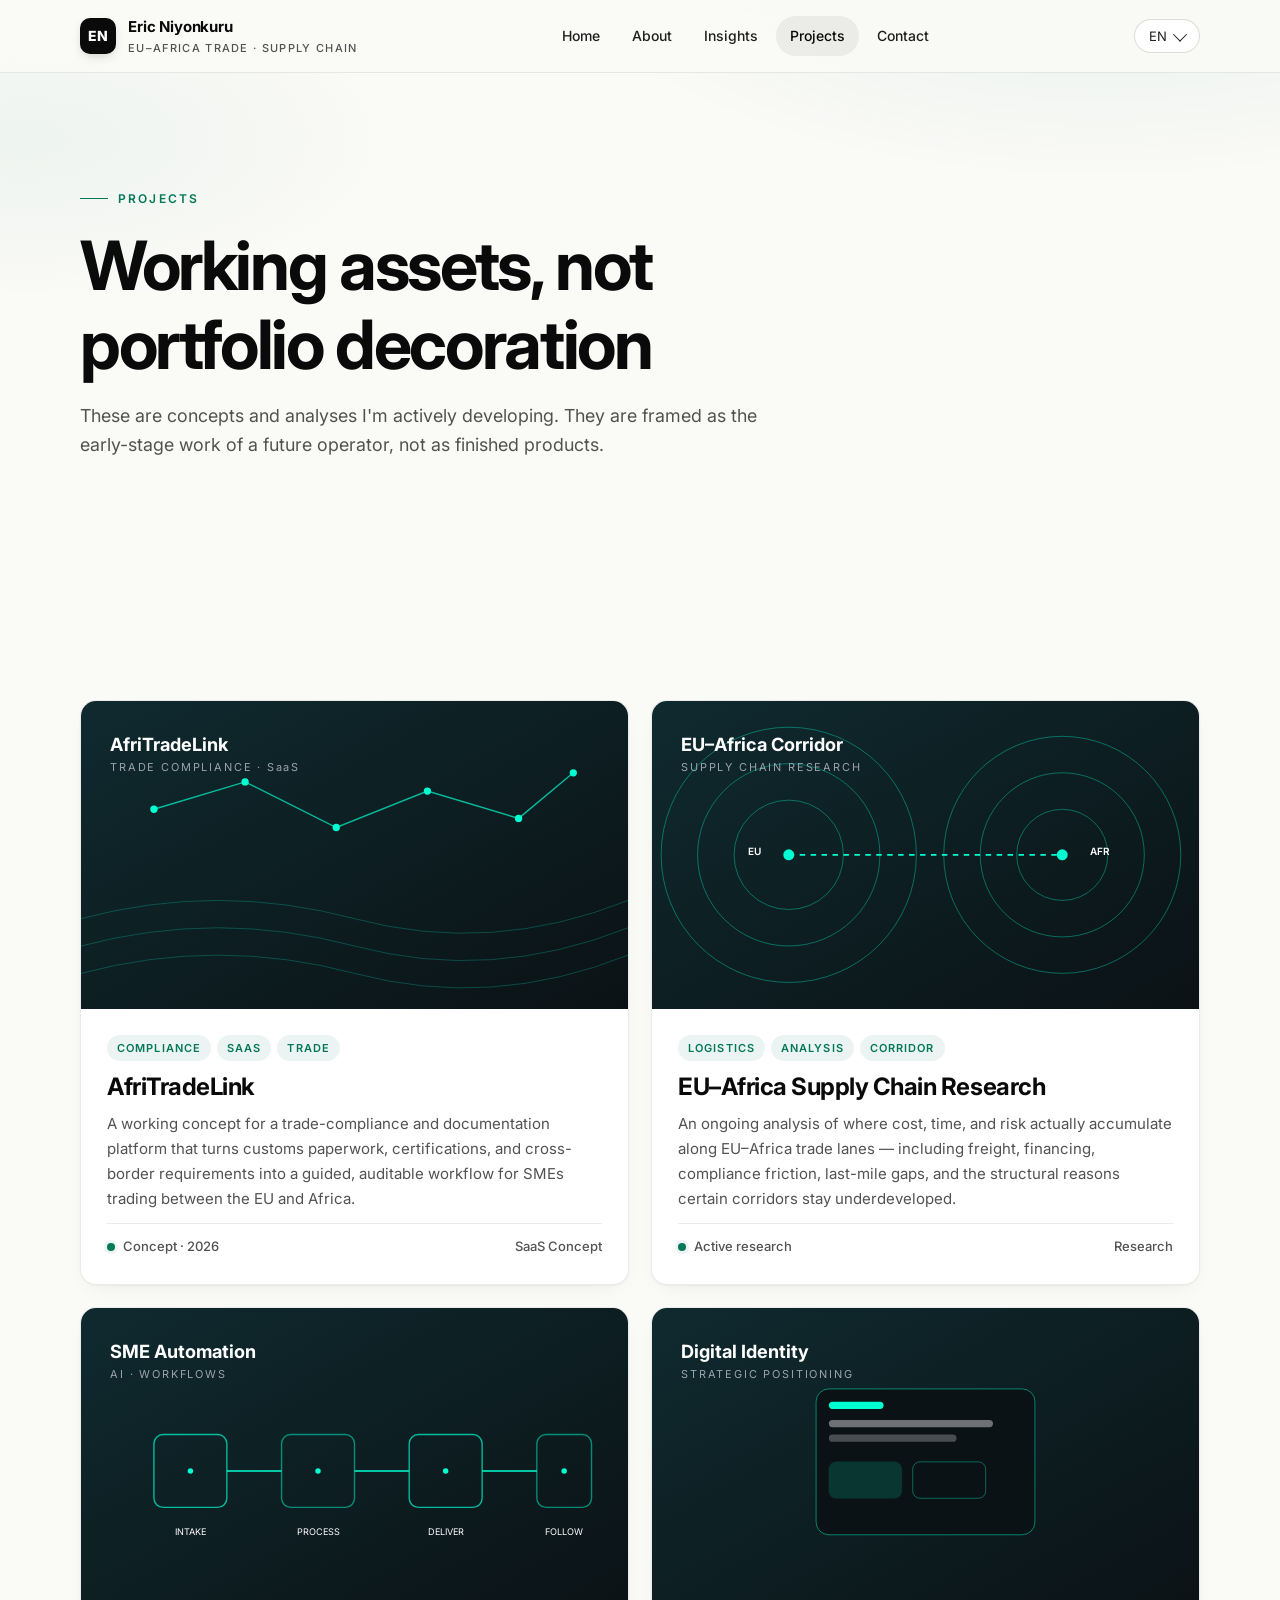
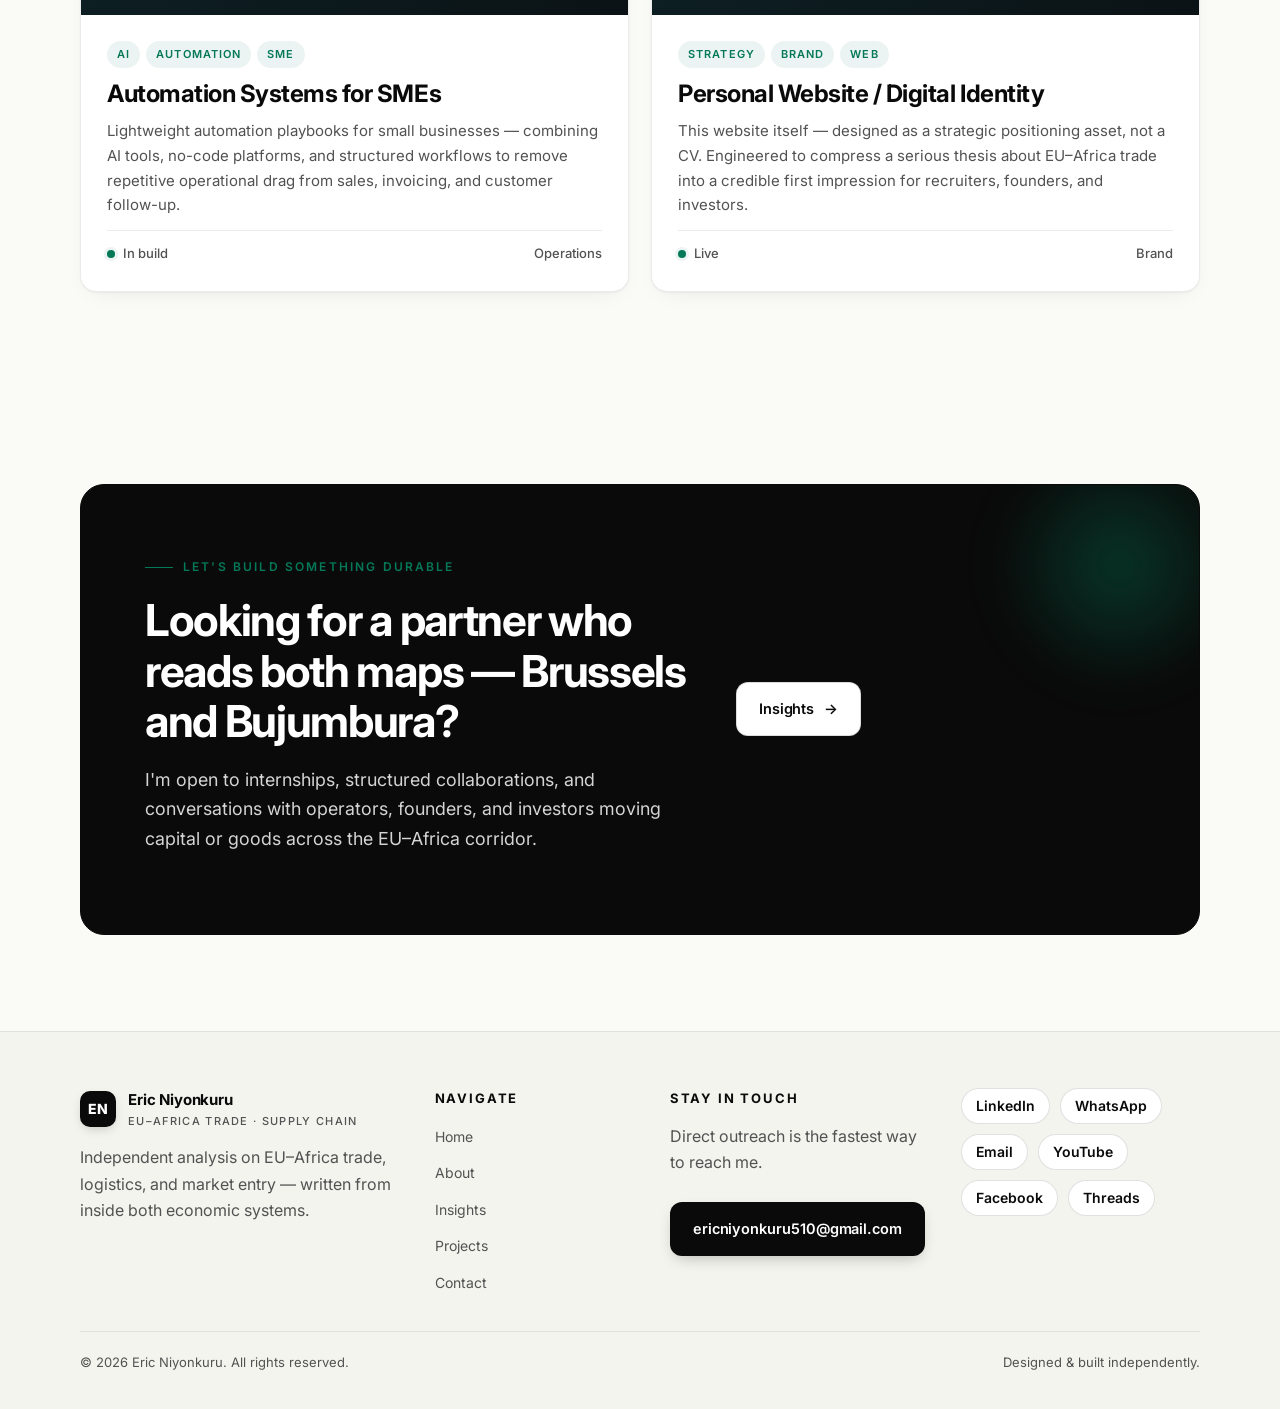
<file: projects.html>
<!DOCTYPE html>
<html lang="en">
<head>
<meta charset="UTF-8" />
<meta name="viewport" content="width=device-width, initial-scale=1.0" />
<title>Projects — AfriTradeLink, Supply Chain Research, Automation Systems</title>
<meta name="description" content="Eric Niyonkuru's projects: AfriTradeLink trade-compliance SaaS concept, EU–Africa supply chain research, automation systems for SMEs, and digital identity strategy." />
<meta name="theme-color" content="#0B1215" />
<link rel="preconnect" href="https://fonts.googleapis.com" />
<link rel="preconnect" href="https://fonts.gstatic.com" crossorigin />
<link href="https://fonts.googleapis.com/css2?family=Inter:wght@400;500;600;700;800&display=swap" rel="stylesheet" />
<link rel="stylesheet" href="style.css" />
</head>
<body>

<header class="nav">
  <div class="container nav-inner">
    <a class="brand" href="index.html">
      <span class="brand-mark">EN</span>
      <span class="brand-name">
        <span data-i18n="brand.name">Eric Niyonkuru</span>
        <small data-i18n="brand.role">EU–Africa Trade · Supply Chain</small>
      </span>
    </a>
    <nav>
      <ul class="nav-links">
        <li><a href="index.html" data-i18n="nav.home">Home</a></li>
        <li><a href="about.html" data-i18n="nav.about">About</a></li>
        <li><a href="insights.html" data-i18n="nav.insights">Insights</a></li>
        <li><a href="projects.html" data-i18n="nav.projects">Projects</a></li>
        <li><a href="contact.html" data-i18n="nav.contact">Contact</a></li>
      </ul>
    </nav>
    <div class="nav-right">
      <div class="lang-switcher">
        <button class="lang-button" aria-haspopup="true" aria-expanded="false" data-i18n-aria="lang.label">
          <span class="lang-current">EN</span><span class="chev"></span>
        </button>
        <div class="lang-menu" role="menu">
          <button data-lang-option="en"><span data-i18n="lang.en">English</span></button>
          <button data-lang-option="fr"><span data-i18n="lang.fr">French</span></button>
          <button data-lang-option="nl"><span data-i18n="lang.nl">Dutch</span></button>
         
        </div>
      </div>
      
      <button class="nav-toggle" aria-label="Open menu"><span></span></button>
      
    </div>
  </div>
  <div class="mobile-menu">
    <ul>
      <li><a href="index.html" data-i18n="nav.home">Home</a></li>
      <li><a href="about.html" data-i18n="nav.about">About</a></li>
      <li><a href="insights.html" data-i18n="nav.insights">Insights</a></li>
      <li><a href="projects.html" data-i18n="nav.projects">Projects</a></li>
      <li><a href="contact.html" data-i18n="nav.contact">Contact</a></li>
    </ul>
    <div class="lang-row">
      <button data-lang-option="en">EN</button>
      <button data-lang-option="fr">FR</button>
      <button data-lang-option="nl">NL</button>
  
    </div>
  </div>
</header>

<section class="hero">
  <div class="container">
    <div class="reveal" style="max-width: 820px;">
      <div class="eyebrow" data-i18n="projects.eyebrow">Projects</div>
      <h1 data-i18n="projects.title">Working assets, not portfolio decoration</h1>
      <p class="lead" data-i18n="projects.lead">These are concepts and analyses I'm actively developing. They are framed as the early-stage work of a future operator, not as finished products.</p>
    </div>
  </div>
</section>

<section class="section-tight">
  <div class="container">
    <div class="grid grid-2">

      <!-- Project 1 -->
      <article class="project-card reveal">
        <div class="project-cover">
          <svg viewBox="0 0 600 340" preserveAspectRatio="xMidYMid slice" aria-hidden="true">
            <defs>
              <linearGradient id="p1g" x1="0" y1="0" x2="1" y2="1">
                <stop offset="0%" stop-color="#0F2A2F"/>
                <stop offset="100%" stop-color="#0B1215"/>
              </linearGradient>
            </defs>
            <rect width="600" height="340" fill="url(#p1g)"/>
            <g stroke="#00FFD1" stroke-opacity=".25" fill="none">
              <path d="M0 240 Q 150 200 300 240 T 600 220" stroke-width="1"/>
              <path d="M0 270 Q 150 230 300 270 T 600 250" stroke-width="1"/>
              <path d="M0 300 Q 150 260 300 300 T 600 280" stroke-width="1"/>
            </g>
            <g fill="#00FFD1">
              <circle cx="80" cy="120" r="4"/><circle cx="180" cy="90" r="4"/><circle cx="280" cy="140" r="4"/>
              <circle cx="380" cy="100" r="4"/><circle cx="480" cy="130" r="4"/><circle cx="540" cy="80" r="4"/>
            </g>
            <g stroke="#00FFD1" stroke-width="1.5" fill="none" opacity=".7">
              <path d="M80 120 L 180 90 L 280 140 L 380 100 L 480 130 L 540 80"/>
            </g>
            <text x="32" y="56" fill="#fff" font-family="Inter,sans-serif" font-size="20" font-weight="700">AfriTradeLink</text>
            <text x="32" y="78" fill="#9CA3AF" font-family="Inter,sans-serif" font-size="12" letter-spacing="2">TRADE COMPLIANCE · SaaS</text>
          </svg>
        </div>
        <div class="project-body">
          <div class="project-tags">
            <span data-i18n="project1.t1">Compliance</span>
            <span data-i18n="project1.t2">SaaS</span>
            <span data-i18n="project1.t3">Trade</span>
          </div>
          <h3 data-i18n="project1.title">AfriTradeLink</h3>
          <p data-i18n="project1.body">A working concept for a trade-compliance and documentation platform that turns customs paperwork, certifications, and cross-border requirements into a guided, auditable workflow for SMEs trading between the EU and Africa.</p>
          <div class="project-status">
            <span class="status-dot" data-i18n="project1.status">Concept · 2026</span>
            <span data-i18n="project1.tag">SaaS Concept</span>
          </div>
        </div>
      </article>

      <!-- Project 2 -->
      <article class="project-card reveal" data-delay="1">
        <div class="project-cover">
          <svg viewBox="0 0 600 340" preserveAspectRatio="xMidYMid slice" aria-hidden="true">
            <defs>
              <linearGradient id="p2g" x1="0" y1="0" x2="1" y2="1">
                <stop offset="0%" stop-color="#0F2A2F"/>
                <stop offset="100%" stop-color="#0B1215"/>
              </linearGradient>
            </defs>
            <rect width="600" height="340" fill="url(#p2g)"/>
            <g fill="none" stroke="#00FFD1" stroke-opacity=".4">
              <circle cx="150" cy="170" r="60"/><circle cx="150" cy="170" r="100"/><circle cx="150" cy="170" r="140"/>
            </g>
            <g fill="none" stroke="#00FFD1" stroke-opacity=".4">
              <circle cx="450" cy="170" r="50"/><circle cx="450" cy="170" r="90"/><circle cx="450" cy="170" r="130"/>
            </g>
            <line x1="150" y1="170" x2="450" y2="170" stroke="#00FFD1" stroke-width="2" stroke-dasharray="6 6"/>
            <circle cx="150" cy="170" r="6" fill="#00FFD1"/>
            <circle cx="450" cy="170" r="6" fill="#00FFD1"/>
            <text x="32" y="56" fill="#fff" font-family="Inter,sans-serif" font-size="20" font-weight="700">EU–Africa Corridor</text>
            <text x="32" y="78" fill="#9CA3AF" font-family="Inter,sans-serif" font-size="12" letter-spacing="2">SUPPLY CHAIN RESEARCH</text>
            <text x="120" y="170" fill="#fff" font-family="Inter,sans-serif" font-size="11" font-weight="600" text-anchor="end">EU</text>
            <text x="480" y="170" fill="#fff" font-family="Inter,sans-serif" font-size="11" font-weight="600">AFR</text>
          </svg>
        </div>
        <div class="project-body">
          <div class="project-tags">
            <span data-i18n="project2.t1">Logistics</span>
            <span data-i18n="project2.t2">Analysis</span>
            <span data-i18n="project2.t3">Corridor</span>
          </div>
          <h3 data-i18n="project2.title">EU–Africa Supply Chain Research</h3>
          <p data-i18n="project2.body">An ongoing analysis of where cost, time, and risk actually accumulate along EU–Africa trade lanes — including freight, financing, compliance friction, last-mile gaps, and the structural reasons certain corridors stay underdeveloped.</p>
          <div class="project-status">
            <span class="status-dot" data-i18n="project2.status">Active research</span>
            <span data-i18n="project2.tag">Research</span>
          </div>
        </div>
      </article>

      <!-- Project 3 -->
      <article class="project-card reveal" data-delay="2">
        <div class="project-cover">
          <svg viewBox="0 0 600 340" preserveAspectRatio="xMidYMid slice" aria-hidden="true">
            <defs>
              <linearGradient id="p3g" x1="0" y1="0" x2="1" y2="1">
                <stop offset="0%" stop-color="#0F2A2F"/>
                <stop offset="100%" stop-color="#0B1215"/>
              </linearGradient>
            </defs>
            <rect width="600" height="340" fill="url(#p3g)"/>
            <g fill="none" stroke="#00FFD1" stroke-width="1.5">
              <rect x="80" y="140" width="80" height="80" rx="10" stroke-opacity=".7"/>
              <rect x="220" y="140" width="80" height="80" rx="10" stroke-opacity=".5"/>
              <rect x="360" y="140" width="80" height="80" rx="10" stroke-opacity=".7"/>
              <rect x="500" y="140" width="60" height="80" rx="10" stroke-opacity=".5"/>
            </g>
            <g stroke="#00FFD1" stroke-width="1.5">
              <line x1="160" y1="180" x2="220" y2="180"/>
              <line x1="300" y1="180" x2="360" y2="180"/>
              <line x1="440" y1="180" x2="500" y2="180"/>
            </g>
            <g fill="#00FFD1">
              <circle cx="120" cy="180" r="3"/><circle cx="260" cy="180" r="3"/><circle cx="400" cy="180" r="3"/><circle cx="530" cy="180" r="3"/>
            </g>
            <text x="32" y="56" fill="#fff" font-family="Inter,sans-serif" font-size="20" font-weight="700">SME Automation</text>
            <text x="32" y="78" fill="#9CA3AF" font-family="Inter,sans-serif" font-size="12" letter-spacing="2">AI · WORKFLOWS</text>
            <text x="120" y="250" fill="#fff" font-family="Inter,sans-serif" font-size="10" text-anchor="middle">INTAKE</text>
            <text x="260" y="250" fill="#fff" font-family="Inter,sans-serif" font-size="10" text-anchor="middle">PROCESS</text>
            <text x="400" y="250" fill="#fff" font-family="Inter,sans-serif" font-size="10" text-anchor="middle">DELIVER</text>
            <text x="530" y="250" fill="#fff" font-family="Inter,sans-serif" font-size="10" text-anchor="middle">FOLLOW</text>
          </svg>
        </div>
        <div class="project-body">
          <div class="project-tags">
            <span data-i18n="project3.t1">AI</span>
            <span data-i18n="project3.t2">Automation</span>
            <span data-i18n="project3.t3">SME</span>
          </div>
          <h3 data-i18n="project3.title">Automation Systems for SMEs</h3>
          <p data-i18n="project3.body">Lightweight automation playbooks for small businesses — combining AI tools, no-code platforms, and structured workflows to remove repetitive operational drag from sales, invoicing, and customer follow-up.</p>
          <div class="project-status">
            <span class="status-dot" data-i18n="project3.status">In build</span>
            <span data-i18n="project3.tag">Operations</span>
          </div>
        </div>
      </article>

      <!-- Project 4 -->
      <article class="project-card reveal" data-delay="3">
        <div class="project-cover">
          <svg viewBox="0 0 600 340" preserveAspectRatio="xMidYMid slice" aria-hidden="true">
            <defs>
              <linearGradient id="p4g" x1="0" y1="0" x2="1" y2="1">
                <stop offset="0%" stop-color="#0F2A2F"/>
                <stop offset="100%" stop-color="#0B1215"/>
              </linearGradient>
            </defs>
            <rect width="600" height="340" fill="url(#p4g)"/>
            <g transform="translate(180,90)">
              <rect width="240" height="160" rx="14" fill="#0B1215" stroke="#00FFD1" stroke-opacity=".5"/>
              <rect x="14" y="14" width="60" height="8" rx="4" fill="#00FFD1"/>
              <rect x="14" y="34" width="180" height="8" rx="4" fill="#fff" opacity=".4"/>
              <rect x="14" y="50" width="140" height="8" rx="4" fill="#fff" opacity=".25"/>
              <rect x="14" y="80" width="80" height="40" rx="8" fill="#00FFD1" opacity=".15" stroke="#00FFD1" stroke-opacity=".5"/>
              <rect x="106" y="80" width="80" height="40" rx="8" fill="none" stroke="#00FFD1" stroke-opacity=".4"/>
            </g>
            <text x="32" y="56" fill="#fff" font-family="Inter,sans-serif" font-size="20" font-weight="700">Digital Identity</text>
            <text x="32" y="78" fill="#9CA3AF" font-family="Inter,sans-serif" font-size="12" letter-spacing="2">STRATEGIC POSITIONING</text>
          </svg>
        </div>
        <div class="project-body">
          <div class="project-tags">
            <span data-i18n="project4.t1">Strategy</span>
            <span data-i18n="project4.t2">Brand</span>
            <span data-i18n="project4.t3">Web</span>
          </div>
          <h3 data-i18n="project4.title">Personal Website / Digital Identity</h3>
          <p data-i18n="project4.body">This website itself — designed as a strategic positioning asset, not a CV. Engineered to compress a serious thesis about EU–Africa trade into a credible first impression for recruiters, founders, and investors.</p>
          <div class="project-status">
            <span class="status-dot" data-i18n="project4.status">Live</span>
            <span data-i18n="project4.tag">Brand</span>
          </div>
        </div>
      </article>

    </div>
  </div>
</section>

<!-- CTA -->
<section class="section-tight">
  <div class="container">
    <div class="cta-banner reveal">
      <div>
        <div class="eyebrow" data-i18n="home.cta.eyebrow">Let's build something durable</div>
        <h2 data-i18n="home.cta.title">Looking for a partner who reads both maps — Brussels and Bujumbura?</h2>
        <p class="lead" data-i18n="home.cta.body">I'm open to internships, structured collaborations, and conversations with operators, founders, and investors moving capital or goods across the EU–Africa corridor.</p>
      </div>
      <div style="display:flex; gap:12px; flex-wrap: wrap;">
        
        <a class="btn btn-ghost" href="insights.html"><span data-i18n="nav.insights">Insights</span><span class="arrow">→</span></a>
        
      </div>
    </div>
  </div>
</section>

<footer class="footer">
  <div class="container">
    <div class="footer-grid">
      <div>
        <a class="brand" href="index.html">
          <span class="brand-mark">EN</span>
          <span class="brand-name">
            <span data-i18n="brand.name">Eric Niyonkuru</span>
            <small data-i18n="brand.role">EU–Africa Trade · Supply Chain</small>
          </span>
        </a>
        <p class="muted" style="margin-top:14px; max-width:36ch;" data-i18n="footer.tagline">Independent analysis on EU–Africa trade, logistics, and market entry — written from inside both economic systems.</p>
      </div>
      <div>
        <h5 data-i18n="footer.nav">Navigate</h5>
        <ul>
          <li><a href="index.html" data-i18n="nav.home">Home</a></li>
          <li><a href="about.html" data-i18n="nav.about">About</a></li>
          <li><a href="insights.html" data-i18n="nav.insights">Insights</a></li>
          <li><a href="projects.html" data-i18n="nav.projects">Projects</a></li>
          <li><a href="contact.html" data-i18n="nav.contact">Contact</a></li>
        </ul>
      </div>
      <div>
        <h5 data-i18n="footer.subscribe">Stay in touch</h5>
        <p class="muted" data-i18n="footer.subscribe.body">Direct outreach is the fastest way to reach me.</p>
        <a class="btn btn-primary" href="mailto:ericniyonkuru510@gmail.com" style="margin-top:10px;">ericniyonkuru510@gmail.com</a>
      </div>
      <div>
        <div class="socials">
  <a href="https://www.linkedin.com/in/niyonkuru-eric" target="_blank" rel="noopener">LinkedIn</a>
  <a href="https://wa.me/32497658059?text=Hello%20Eric,%20I%20found%20your%20website%20and%20I%20want%20to%20connect." target="_blank" rel="noopener">WhatsApp</a>
  <a href="mailto:ericniyonkuru510@gmail.com">Email</a>
  <a href="https://www.youtube.com/@theemnpodcast" target="_blank" rel="noopener">YouTube</a>
  <a href="https://www.facebook.com/profile.php?id=100008423658883" target="_blank" rel="noopener">Facebook</a>
  <a href="https://www.threads.com/@eric_marsniyo?xmt=AQF0XPjvdAU9OXrbRMa7OcmlvyBIpLLCgZfN5Nnwdsi0xas" target="_blank" rel="noopener">Threads</a>
</div>
      </div>
    </div>
    <div class="footer-base">
      <span data-i18n="footer.copyright">© 2026 Eric Niyonkuru. All rights reserved.</span>
      <span data-i18n="footer.built">Designed & built independently.</span>
    </div>
  </div>
</footer>

<script src="script.js"></script>
</body>
</html>
</file>
<file: style.css>
/* =========================================================
   Eric Niyonkuru — Portfolio
   PREMIUM LIGHT THEME (Stripe / Linear / Vercel inspired)
   ========================================================= */
:root {
  /* Backgrounds — warm off-white, premium feel */
  --bg: #FAFAF7;                /* main background (warm ivory) */
  --bg-soft: #F4F4EE;           /* secondary surfaces */
  --bg-elev: #FFFFFF;           /* elevated surfaces */
  --bg-deep: #0A0A0A;           /* used for dark CTA banners only */

  /* Lines / borders */
  --line: rgba(10, 10, 10, 0.08);
  --line-strong: rgba(10, 10, 10, 0.14);

  /* Accent — refined deep emerald (premium, not neon) */
  --accent: #047857;            /* deep emerald */
  --accent-hover: #065F46;
  --accent-soft: rgba(4, 120, 87, 0.08);
  --accent-glow: rgba(4, 120, 87, 0.20);

  /* Cards */
  --white: #FFFFFF;
  --card: #FFFFFF;
  --card-alt: #F4F4EE;

  /* Ink (text) */
  --ink: #0A0A0A;               /* primary text */
  --ink-soft: #1F1F1F;
  --ink-mute: #525252;

  /* Body text on light bg */
  --body: #404040;
  --body-mute: #737373;

  /* Radius */
  --radius-sm: 10px;
  --radius: 16px;
  --radius-lg: 24px;

  /* Shadows — soft, premium */
  --shadow-card: 0 1px 2px rgba(10,10,10,.04), 0 8px 24px -12px rgba(10,10,10,.10);
  --shadow-soft: 0 8px 32px -16px rgba(4, 120, 87, 0.18);
  --shadow-lg: 0 20px 60px -20px rgba(10,10,10,.18);

  --max: 1200px;
  --container-pad: clamp(20px, 4vw, 40px);
  --transition: 220ms cubic-bezier(.2,.7,.2,1);

  font-family: 'Inter', -apple-system, BlinkMacSystemFont, 'Segoe UI', Roboto, Helvetica, Arial, sans-serif;
}

/* ---------- Reset ---------- */
*, *::before, *::after { box-sizing: border-box; }
html { scroll-behavior: smooth; -webkit-text-size-adjust: 100%; }
body {
  margin: 0;
  background: var(--bg);
  color: var(--body);
  font-family: 'Inter', -apple-system, BlinkMacSystemFont, 'Segoe UI', Roboto, Helvetica, Arial, sans-serif;
  font-size: 16px;
  line-height: 1.65;
  -webkit-font-smoothing: antialiased;
  -moz-osx-font-smoothing: grayscale;
  overflow-x: hidden;
}
img { max-width: 100%; display: block; }
a { color: inherit; text-decoration: none; }
button { font-family: inherit; cursor: pointer; border: none; background: none; color: inherit; }
::selection { background: var(--accent); color: #fff; }

/* ---------- Layout ---------- */
.container {
  width: 100%;
  max-width: var(--max);
  margin: 0 auto;
  padding-left: var(--container-pad);
  padding-right: var(--container-pad);
}
.section { padding: clamp(72px, 10vw, 128px) 0; }
.section-tight { padding: clamp(56px, 8vw, 96px) 0; }

.eyebrow {
  display: inline-flex;
  align-items: center;
  gap: 10px;
  font-size: 12px;
  letter-spacing: 0.18em;
  text-transform: uppercase;
  color: var(--accent);
  font-weight: 600;
  margin-bottom: 18px;
}
.eyebrow::before {
  content: "";
  width: 28px;
  height: 1px;
  background: var(--accent);
}

h1, h2, h3, h4 {
  color: var(--ink);
  font-weight: 700;
  letter-spacing: -0.02em;
  line-height: 1.15;
  margin: 0 0 18px;
}
h1 { font-size: clamp(2.4rem, 5.4vw, 4.25rem); letter-spacing: -0.035em; }
h2 { font-size: clamp(1.85rem, 3.6vw, 2.75rem); letter-spacing: -0.03em; }
h3 { font-size: clamp(1.25rem, 2vw, 1.5rem); }
p { margin: 0 0 16px; color: var(--body); }

.lead {
  font-size: clamp(1.05rem, 1.4vw, 1.2rem);
  color: var(--ink-mute);
  max-width: 64ch;
}
.accent { color: var(--accent); }
.muted { color: var(--body-mute); }
.kicker { color: var(--accent); font-weight: 600; letter-spacing: .04em; }

/* ---------- Navigation ---------- */
.nav {
  position: fixed;
  top: 0; left: 0; right: 0;
  z-index: 50;
  backdrop-filter: blur(18px) saturate(180%);
  -webkit-backdrop-filter: blur(18px) saturate(180%);
  background: rgba(250, 250, 247, 0.78);
  border-bottom: 1px solid var(--line);
  transition: background var(--transition), border-color var(--transition);
}
.nav-inner {
  display: flex;
  align-items: center;
  justify-content: space-between;
  height: 72px;
  gap: 24px;
}
.brand {
  display: inline-flex;
  align-items: center;
  gap: 12px;
  font-weight: 700;
  letter-spacing: -.01em;
  color: var(--ink);
}
.brand-mark {
  width: 36px; height: 36px;
  border-radius: 10px;
  display: grid; place-items: center;
  background: var(--ink);
  color: #fff;
  font-weight: 800;
  font-size: 14px;
  box-shadow: 0 4px 12px -4px rgba(10,10,10,.25);
}
.brand-name { font-size: 15px; color: var(--ink); }
.brand-name small { display: block; font-size: 11px; color: var(--ink-mute); font-weight: 500; letter-spacing: .12em; text-transform: uppercase; }

.nav-links {
  display: flex;
  align-items: center;
  gap: 4px;
  list-style: none;
  margin: 0; padding: 0;
}
.nav-links a {
  display: inline-block;
  padding: 8px 14px;
  font-size: 14px;
  color: var(--ink-mute);
  border-radius: 999px;
  transition: color var(--transition), background var(--transition);
  font-weight: 500;
}
.nav-links a:hover { color: var(--ink); background: rgba(10,10,10,.04); }
.nav-links a.active { color: var(--ink); background: rgba(10,10,10,.06); }

.nav-right { display: flex; align-items: center; gap: 14px; }
.lang-switcher { position: relative; }
.lang-button {
  display: inline-flex;
  align-items: center;
  gap: 8px;
  padding: 8px 14px;
  border: 1px solid var(--line-strong);
  border-radius: 999px;
  font-size: 13px;
  color: var(--ink);
  background: #fff;
  transition: border-color var(--transition), background var(--transition);
}
.lang-button:hover { border-color: var(--ink); background: var(--bg-soft); }
.lang-button .chev { width: 10px; height: 10px; border-right: 1.5px solid currentColor; border-bottom: 1.5px solid currentColor; transform: rotate(45deg) translate(-1px,-1px); }

.lang-menu {
  position: absolute;
  top: calc(100% + 10px);
  right: 0;
  background: #fff;
  border: 1px solid var(--line-strong);
  border-radius: 12px;
  padding: 6px;
  min-width: 160px;
  box-shadow: var(--shadow-lg);
  display: none;
  z-index: 60;
}
.lang-menu.open { display: block; }
.lang-menu button {
  width: 100%;
  text-align: left;
  padding: 10px 12px;
  border-radius: 8px;
  font-size: 13px;
  color: var(--ink-soft);
  display: flex; align-items: center; justify-content: space-between;
  transition: background var(--transition), color var(--transition);
}
.lang-menu button:hover { background: var(--bg-soft); color: var(--ink); }
.lang-menu button[aria-current="true"] { color: var(--accent); }
.lang-menu button[aria-current="true"]::after { content: "✓"; }

.nav-toggle {
  display: none;
  width: 40px; height: 40px;
  border-radius: 10px;
  border: 1px solid var(--line-strong);
  background: #fff;
  align-items: center; justify-content: center;
}
.nav-toggle span { width: 18px; height: 1.5px; background: var(--ink); position: relative; }
.nav-toggle span::before, .nav-toggle span::after {
  content: ""; position: absolute; left: 0; width: 18px; height: 1.5px; background: var(--ink);
}
.nav-toggle span::before { top: -6px; }
.nav-toggle span::after { top: 6px; }

/* ---------- Hero ---------- */
.hero {
  position: relative;
  padding-top: clamp(120px, 16vw, 180px);
  padding-bottom: clamp(80px, 10vw, 130px);
  overflow: hidden;
  background: var(--bg);
}
.hero::before {
  content: "";
  position: absolute;
  inset: -10% -10% auto -10%;
  height: 110%;
  background:
    radial-gradient(60% 60% at 80% 0%, rgba(4,120,87,.08), transparent 60%),
    radial-gradient(40% 40% at 10% 30%, rgba(4,120,87,.05), transparent 60%);
  pointer-events: none;
  z-index: 0;
}
.hero-grid {
  position: relative;
  z-index: 1;
  display: grid;
  grid-template-columns: 1.2fr 0.8fr;
  gap: 64px;
  align-items: center;
}
.hero h1 { color: var(--ink); }
.hero h1 .accent { color: var(--accent); background: none; -webkit-background-clip: initial; background-clip: initial; }
.hero-cta { display: flex; flex-wrap: wrap; gap: 12px; margin-top: 28px; }

.btn {
  display: inline-flex;
  align-items: center;
  gap: 10px;
  padding: 14px 22px;
  border-radius: 12px;
  font-weight: 600;
  font-size: 14.5px;
  letter-spacing: -.005em;
  border: 1px solid transparent;
  transition: transform var(--transition), background var(--transition), color var(--transition), border-color var(--transition), box-shadow var(--transition);
}
.btn-primary {
  background: var(--ink);
  color: #fff;
  box-shadow: 0 6px 16px -6px rgba(10,10,10,.30);
}
.btn-primary:hover { transform: translateY(-1px); background: #000; box-shadow: 0 10px 24px -8px rgba(10,10,10,.40); }
.btn-ghost {
  background: #fff;
  color: var(--ink);
  border-color: var(--line-strong);
}
.btn-ghost:hover { border-color: var(--ink); }
.btn-dark {
  background: var(--ink);
  color: #fff;
}
.btn-dark:hover { background: #000; }
.btn .arrow { transition: transform var(--transition); }
.btn:hover .arrow { transform: translateX(3px); }

.hero-card {
  position: relative;
  border-radius: var(--radius-lg);
  background: #fff;
  border: 1px solid var(--line);
  padding: 28px;
  box-shadow: var(--shadow-card);
}
.hero-card .pill {
  display: inline-flex; gap: 8px; align-items: center;
  padding: 6px 12px;
  border-radius: 999px;
  background: var(--accent-soft);
  color: var(--accent);
  font-size: 12px; font-weight: 600; letter-spacing: .05em;
  margin-bottom: 18px;
}
.pill-dot { width: 6px; height: 6px; border-radius: 999px; background: var(--accent); box-shadow: 0 0 0 4px rgba(4,120,87,.15); }

.metric-row { display: grid; grid-template-columns: repeat(3, 1fr); gap: 12px; margin-top: 18px; }
.metric {
  background: var(--bg-soft);
  border: 1px solid var(--line);
  border-radius: 12px;
  padding: 14px;
}
.metric .num { color: var(--ink); font-weight: 700; font-size: 1.25rem; }
.metric .lbl { font-size: 11px; letter-spacing: .12em; text-transform: uppercase; color: var(--ink-mute); margin-top: 2px; }

.hero-bullets { list-style: none; padding: 0; margin: 22px 0 0; display: grid; gap: 10px; }
.hero-bullets li { display: flex; gap: 10px; align-items: flex-start; color: var(--ink-soft); font-size: 14.5px; }
.hero-bullets li::before {
  content: ""; width: 8px; height: 8px; border-radius: 2px; background: var(--accent); margin-top: 8px; flex: none;
}

/* ---------- Marquee strip ---------- */
.strip {
  border-top: 1px solid var(--line);
  border-bottom: 1px solid var(--line);
  background: var(--bg-soft);
  padding: 22px 0;
}
.strip-inner {
  display: flex; flex-wrap: wrap; align-items: center; justify-content: space-between; gap: 18px;
  color: var(--ink-mute);
  font-size: 13px; letter-spacing: .14em; text-transform: uppercase;
}
.strip-inner span { display: inline-flex; align-items: center; gap: 10px; }
.strip-inner span::before { content: ""; width: 6px; height: 6px; background: var(--accent); border-radius: 999px; }

/* ---------- Cards / Pillars ---------- */
.grid { display: grid; gap: 22px; }
.grid-3 { grid-template-columns: repeat(3, 1fr); }
.grid-4 { grid-template-columns: repeat(4, 1fr); }
.grid-2 { grid-template-columns: repeat(2, 1fr); }

.card {
  background: var(--card);
  color: var(--ink);
  border-radius: var(--radius);
  padding: 28px;
  box-shadow: var(--shadow-card);
  border: 1px solid var(--line);
  transition: transform var(--transition), box-shadow var(--transition), border-color var(--transition);
  display: flex; flex-direction: column; gap: 12px;
  position: relative;
  overflow: hidden;
}
.card:hover { transform: translateY(-4px); box-shadow: var(--shadow-lg); border-color: var(--line-strong); }
.card h3 { color: var(--ink); }
.card p { color: var(--ink-mute); font-size: 15px; }
.card .icon {
  width: 44px; height: 44px;
  border-radius: 12px;
  background: var(--accent-soft);
  color: var(--accent);
  display: grid; place-items: center;
  margin-bottom: 6px;
}
.card .icon svg { width: 22px; height: 22px; }
.card .tag {
  display: inline-flex; align-items: center; gap: 6px;
  padding: 4px 10px; border-radius: 999px;
  background: var(--bg-soft);
  color: var(--ink-soft);
  font-size: 11px; font-weight: 600; letter-spacing: .12em; text-transform: uppercase;
  width: max-content;
}
.card .meta {
  display: flex; gap: 8px; flex-wrap: wrap;
  color: var(--ink-mute); font-size: 12.5px;
  margin-top: auto; padding-top: 12px; border-top: 1px solid var(--line);
}
.card .meta span { display: inline-flex; align-items: center; gap: 6px; }
.card-link {
  display: inline-flex; align-items: center; gap: 8px;
  color: var(--ink); font-weight: 600; font-size: 14px;
  margin-top: 6px;
}
.card-link .arrow { transition: transform var(--transition); }
.card-link:hover { color: var(--accent); }
.card-link:hover .arrow { transform: translateX(4px); }

.card-dark {
  background: var(--ink);
  color: #E5E5E5;
  border: 1px solid var(--ink);
}
.card-dark h3 { color: #fff; }
.card-dark p { color: #D4D4D4; }
.card-dark .icon { background: rgba(255,255,255,.08); color: #fff; }

.section-head { max-width: 760px; margin: 0 auto clamp(36px, 5vw, 56px); text-align: center; }
.section-head .eyebrow { justify-content: center; }
.section-head .eyebrow::before { display: none; }
.section-head .eyebrow {
  padding: 6px 12px; border-radius: 999px; background: var(--accent-soft); border: 1px solid rgba(4,120,87,.20);
}

/* ---------- Insights & Projects ---------- */
.insight-card {
  background: var(--card);
  color: var(--ink);
  border-radius: var(--radius);
  padding: 32px;
  box-shadow: var(--shadow-card);
  border: 1px solid var(--line);
  display: flex; flex-direction: column; gap: 14px;
  transition: transform var(--transition), box-shadow var(--transition);
}
.insight-card:hover { transform: translateY(-4px); box-shadow: var(--shadow-lg); }
.insight-card .num {
  font-size: 13px; font-weight: 700; letter-spacing: .14em; text-transform: uppercase; color: var(--accent);
}
.insight-card h3 { color: var(--ink); margin: 0; }
.insight-card .summary { color: var(--ink-mute); font-size: 15px; }
.insight-card .takeaway {
  margin-top: auto;
  padding: 16px 18px;
  background: var(--ink);
  color: #E5E5E5;
  border-radius: 12px;
  font-size: 14px;
  line-height: 1.55;
}
.insight-card .takeaway strong { color: #6EE7B7; display: block; font-size: 11.5px; letter-spacing: .14em; text-transform: uppercase; margin-bottom: 4px; }

.project-card {
  background: var(--card);
  color: var(--ink);
  border-radius: var(--radius);
  overflow: hidden;
  box-shadow: var(--shadow-card);
  border: 1px solid var(--line);
  display: flex; flex-direction: column;
  transition: transform var(--transition), box-shadow var(--transition);
}
.project-card:hover { transform: translateY(-4px); box-shadow: var(--shadow-lg); }
.project-cover {
  aspect-ratio: 16/9;
  background: linear-gradient(135deg, #F4F4EE, #E7E5DE);
  position: relative;
  overflow: hidden;
}
.project-cover svg { position: absolute; inset: 0; width: 100%; height: 100%; }
.project-body { padding: 26px; display: flex; flex-direction: column; gap: 12px; flex: 1; }
.project-body h3 { color: var(--ink); margin: 0; }
.project-body p { color: var(--ink-mute); font-size: 15px; margin: 0; }
.project-tags { display: flex; flex-wrap: wrap; gap: 6px; }
.project-tags span {
  font-size: 11px; font-weight: 600; letter-spacing: .1em; text-transform: uppercase;
  padding: 4px 10px; border-radius: 999px;
  background: var(--accent-soft); color: var(--accent);
}
.project-status {
  margin-top: auto;
  display: flex; justify-content: space-between; align-items: center;
  padding-top: 12px; border-top: 1px solid var(--line);
  font-size: 13px; color: var(--ink-mute); font-weight: 500;
}
.status-dot { display: inline-flex; align-items: center; gap: 8px; }
.status-dot::before { content:""; width: 8px; height: 8px; border-radius: 999px; background: var(--accent); box-shadow: 0 0 0 3px var(--accent-soft); }

/* ---------- About page ---------- */
.about-grid {
  display: grid;
  grid-template-columns: 0.95fr 1.05fr;
  gap: 56px;
  align-items: center;
}
.profile-stack {
  position: relative;
  border-radius: var(--radius-lg);
  background: #fff;
  border: 1px solid var(--line);
  padding: 32px;
  box-shadow: var(--shadow-card);
}
.profile-stack .row { display: flex; gap: 16px; padding: 14px 0; border-bottom: 1px dashed var(--line); }
.profile-stack .row:last-child { border-bottom: 0; }
.profile-stack .row .k { color: var(--accent); font-size: 12px; font-weight: 700; letter-spacing: .14em; text-transform: uppercase; min-width: 110px; }
.profile-stack .row .v { color: var(--ink); font-weight: 500; }

.timeline { display: grid; gap: 18px; }
.timeline-item {
  display: grid;
  grid-template-columns: 90px 1fr;
  gap: 18px;
  padding: 18px 22px;
  border: 1px solid var(--line);
  border-radius: var(--radius);
  background: #fff;
  box-shadow: var(--shadow-card);
}
.timeline-year { color: var(--accent); font-weight: 700; letter-spacing: .06em; }
.timeline-item h4 { margin: 0 0 4px; color: var(--ink); font-size: 1.05rem; }
.timeline-item p { margin: 0; color: var(--ink-mute); font-size: 14.5px; }

.values-grid { display: grid; grid-template-columns: repeat(3, 1fr); gap: 22px; }

/* ---------- Contact ---------- */
.contact-grid { display: grid; grid-template-columns: 1fr 1fr; gap: 48px; align-items: stretch; }
.contact-card {
  background: var(--card);
  color: var(--ink);
  padding: 36px;
  border-radius: var(--radius-lg);
  box-shadow: var(--shadow-card);
  border: 1px solid var(--line);
}
.contact-card h2 { color: var(--ink); }
.contact-card p { color: var(--ink-mute); }
.form { display: grid; gap: 16px; }
.field { display: grid; gap: 6px; }
.field label { font-size: 13px; font-weight: 600; color: var(--ink); }
.field input,
.field textarea {
  width: 100%;
  border: 1px solid #E5E5E0;
  background: #fff;
  color: var(--ink);
  padding: 12px 14px;
  border-radius: 12px;
  font: inherit;
  font-size: 15px;
  transition: border-color var(--transition), box-shadow var(--transition);
}
.field textarea { min-height: 140px; resize: vertical; }
.field input:focus,
.field textarea:focus {
  outline: none;
  border-color: var(--accent);
  box-shadow: 0 0 0 4px rgba(4,120,87,.12);
}
.form-status { font-size: 14px; padding: 12px 14px; border-radius: 10px; display: none; }
.form-status.success { display: block; background: var(--accent-soft); color: var(--accent); }
.form-status.error { display: block; background: rgba(239,68,68,.10); color: #b91c1c; }

.contact-info {
  background: var(--ink);
  color: #D4D4D4;
  border: 1px solid var(--ink);
  border-radius: var(--radius-lg);
  padding: 36px;
}
.contact-info h2, .contact-info h3, .contact-info h4 { color: #fff; }
.contact-info p { color: #D4D4D4; }
.contact-row {
  display: flex; gap: 14px; align-items: center;
  padding: 14px 0;
  border-bottom: 1px dashed rgba(255,255,255,.10);
}
.contact-row:last-child { border-bottom: 0; }
.contact-row .ico {
  width: 42px; height: 42px; border-radius: 12px;
  background: rgba(255,255,255,.08); color: #6EE7B7;
  display: grid; place-items: center;
}
.contact-row .meta { display: grid; }
.contact-row .meta span { font-size: 12px; letter-spacing: .14em; text-transform: uppercase; color: #A3A3A3; }
.contact-row .meta a, .contact-row .meta strong { color: #fff; font-weight: 600; }

/* ---------- CTA Banner ---------- */
.cta-banner {
  position: relative;
  border-radius: var(--radius-lg);
  background: var(--ink);
  border: 1px solid var(--ink);
  color: #E5E5E5;
  padding: clamp(36px, 6vw, 64px);
  display: grid;
  grid-template-columns: 1.4fr 1fr;
  gap: 32px;
  align-items: center;
  overflow: hidden;
}
.cta-banner h2, .cta-banner h3 { color: #fff; }
.cta-banner p { color: #D4D4D4; }
.cta-banner::after {
  content: ""; position: absolute; right: -100px; top: -100px;
  width: 360px; height: 360px;
  background: radial-gradient(closest-side, rgba(4,120,87,.40), transparent 70%);
  filter: blur(20px);
  pointer-events: none;
}

/* ---------- Footer ---------- */
.footer {
  background: var(--bg-soft);
  border-top: 1px solid var(--line);
  padding: 56px 0 36px;
}
.footer-grid {
  display: grid;
  grid-template-columns: 1.6fr 1fr 1fr 1.2fr;
  gap: 36px;
  margin-bottom: 36px;
}
.footer h5 {
  color: var(--ink);
  font-size: 13px;
  letter-spacing: .14em;
  text-transform: uppercase;
  margin: 0 0 14px;
}
.footer p { color: var(--ink-mute); }
.footer ul { list-style: none; padding: 0; margin: 0; display: grid; gap: 10px; }
.footer ul a { color: var(--ink-mute); font-size: 14px; transition: color var(--transition); }
.footer ul a:hover { color: var(--accent); }
.socials {
  display: flex; flex-wrap: wrap; gap: 10px;
}
.socials a {
  width: 40px; height: 40px;
  border-radius: 10px;
  border: 1px solid var(--line-strong);
  background: #fff;
  display: grid; place-items: center;
  color: var(--ink-soft);
  transition: color var(--transition), background var(--transition), border-color var(--transition), transform var(--transition);
}
.socials a:hover {
  color: #fff;
  background: var(--ink);
  border-color: var(--ink);
  transform: translateY(-2px);
}
.socials svg { width: 18px; height: 18px; }
.footer-base {
  display: flex; justify-content: space-between; align-items: center;
  padding-top: 20px; border-top: 1px solid var(--line);
  color: var(--ink-mute); font-size: 13px;
}

/* ---------- Animations ---------- */
.reveal {
  opacity: 0;
  transform: translateY(18px);
  transition: opacity 600ms ease, transform 600ms cubic-bezier(.2,.7,.2,1);
}
.reveal.in { opacity: 1; transform: none; }
.reveal[data-delay="1"] { transition-delay: 80ms; }
.reveal[data-delay="2"] { transition-delay: 160ms; }
.reveal[data-delay="3"] { transition-delay: 240ms; }
.reveal[data-delay="4"] { transition-delay: 320ms; }

/* ---------- Responsive ---------- */
@media (max-width: 980px) {
  .hero-grid { grid-template-columns: 1fr; gap: 36px; }
  .grid-3, .grid-4 { grid-template-columns: repeat(2, 1fr); }
  .about-grid { grid-template-columns: 1fr; gap: 32px; }
  .values-grid { grid-template-columns: 1fr 1fr; }
  .contact-grid { grid-template-columns: 1fr; }
  .cta-banner { grid-template-columns: 1fr; }
  .footer-grid { grid-template-columns: 1fr 1fr; }
}
@media (max-width: 720px) {
  .nav-links, .nav-right .lang-switcher { display: none; }
  .nav-right .nav-toggle { display: inline-flex; }
  .nav.open .mobile-menu { display: block; }
  .mobile-menu {
    display: none;
    position: absolute; left: 0; right: 0; top: 72px;
    background: #fff;
    border-bottom: 1px solid var(--line-strong);
    padding: 18px var(--container-pad) 24px;
  }
  .mobile-menu ul { list-style: none; padding: 0; margin: 0 0 16px; display: grid; gap: 4px; }
  .mobile-menu ul a {
    display: block; padding: 12px 14px; border-radius: 10px;
    color: var(--ink-soft); font-weight: 500;
  }
  .mobile-menu ul a.active, .mobile-menu ul a:hover { background: var(--bg-soft); color: var(--ink); }
  .mobile-menu .lang-row { display: flex; flex-wrap: wrap; gap: 8px; }
  .mobile-menu .lang-row button {
    flex: 1; min-width: 80px;
    padding: 10px 12px; border-radius: 10px;
    border: 1px solid var(--line-strong); color: var(--ink-soft); font-size: 13px; background: #fff;
  }
  .mobile-menu .lang-row button[aria-current="true"] { color: var(--accent); border-color: var(--accent); }
  .grid-3, .grid-4, .grid-2, .values-grid { grid-template-columns: 1fr; }
  .footer-grid { grid-template-columns: 1fr; }
  .footer-base { flex-direction: column; gap: 12px; align-items: flex-start; }
  .timeline-item { grid-template-columns: 1fr; }
  .metric-row { grid-template-columns: repeat(3, 1fr); }
}
/* ===== HARD FIX: kill leaked mobile menu + giant SVGs on desktop ===== */

/* Hide mobile menu + toggle on desktop completely */
@media (min-width: 721px) {
  .mobile-menu,
  .nav-toggle,
  .nav .mobile-menu,
  nav .mobile-menu {
    display: none !important;
    visibility: hidden !important;
    height: 0 !important;
    width: 0 !important;
    overflow: hidden !important;
    position: absolute !important;
    pointer-events: none !important;
  }
}

/* Cap every SVG on the page so none can blow up to full screen */
svg {
  max-width: 48px;
  max-height: 48px;
}

/* Allow large SVGs ONLY in places that legitimately need them */
.project-cover svg,
.hero-card svg,
.brand-mark svg,
.hero svg.corridor,
.cta-banner svg {
  max-width: 100% !important;
  max-height: 100% !important;
}

/* Footer/social SVGs strictly icon-sized */
.footer svg,
.socials svg,
.contact-row .ico svg {
  width: 18px !important;
  height: 18px !important;
  max-width: 18px !important;
  max-height: 18px !important;
}

/* If the markup is broken and SVGs are loose, hide any direct-child SVG of body/footer/main */
body > svg,
main > svg,
.footer > svg,
.footer > div > svg:not(.brand-mark svg):not(.socials svg) {
  display: none !important;
}

/* Kill any rogue dark overlay box */
.mobile-menu,
.nav-overlay,
.overlay,
.menu-overlay {
  background: transparent !important;
}
/* =========================================================
   FINAL PATCH — FIX FOOTER SOCIALS + NAV READABILITY
   ========================================================= */

/* Fix nav readability */
.nav {
  background: rgba(250, 250, 247, 0.92) !important;
  border-bottom: 1px solid rgba(10, 10, 10, 0.08) !important;
}

.nav-links a,
.lang-button {
  color: #1F1F1F !important;
}

.nav-links a.active {
  background: rgba(10, 10, 10, 0.06) !important;
  color: #0A0A0A !important;
}

/* Fix footer socials: your links are TEXT, not icons */
.socials {
  display: flex !important;
  flex-wrap: wrap !important;
  gap: 10px !important;
  align-items: center !important;
}

.socials a {
  width: auto !important;
  height: auto !important;
  min-width: fit-content !important;

  display: inline-flex !important;
  align-items: center !important;
  justify-content: center !important;

  padding: 10px 14px !important;
  border-radius: 999px !important;

  background: #ffffff !important;
  border: 1px solid rgba(10, 10, 10, 0.12) !important;

  color: #0A0A0A !important;
  font-size: 14px !important;
  font-weight: 600 !important;
  line-height: 1 !important;
  white-space: nowrap !important;

  transition: all 220ms cubic-bezier(.2,.7,.2,1) !important;
}

.socials a:hover {
  background: #0A0A0A !important;
  color: #ffffff !important;
  border-color: #0A0A0A !important;
  transform: translateY(-2px) !important;
}

/* Prevent any SVG from exploding */
.socials svg,
.footer svg {
  width: 16px !important;
  height: 16px !important;
  max-width: 16px !important;
  max-height: 16px !important;
}

/* Fix footer spacing */
.footer {
  background: #F4F4EE !important;
  color: #404040 !important;
}

.footer h5 {
  color: #0A0A0A !important;
}

.footer p,
.footer .muted,
.footer ul a,
.footer-base {
  color: #525252 !important;
}

/* Remove dark accidental overlay */
.mobile-menu,
.nav-overlay,
.overlay,
.menu-overlay {
  display: none !important;
}
</file>
